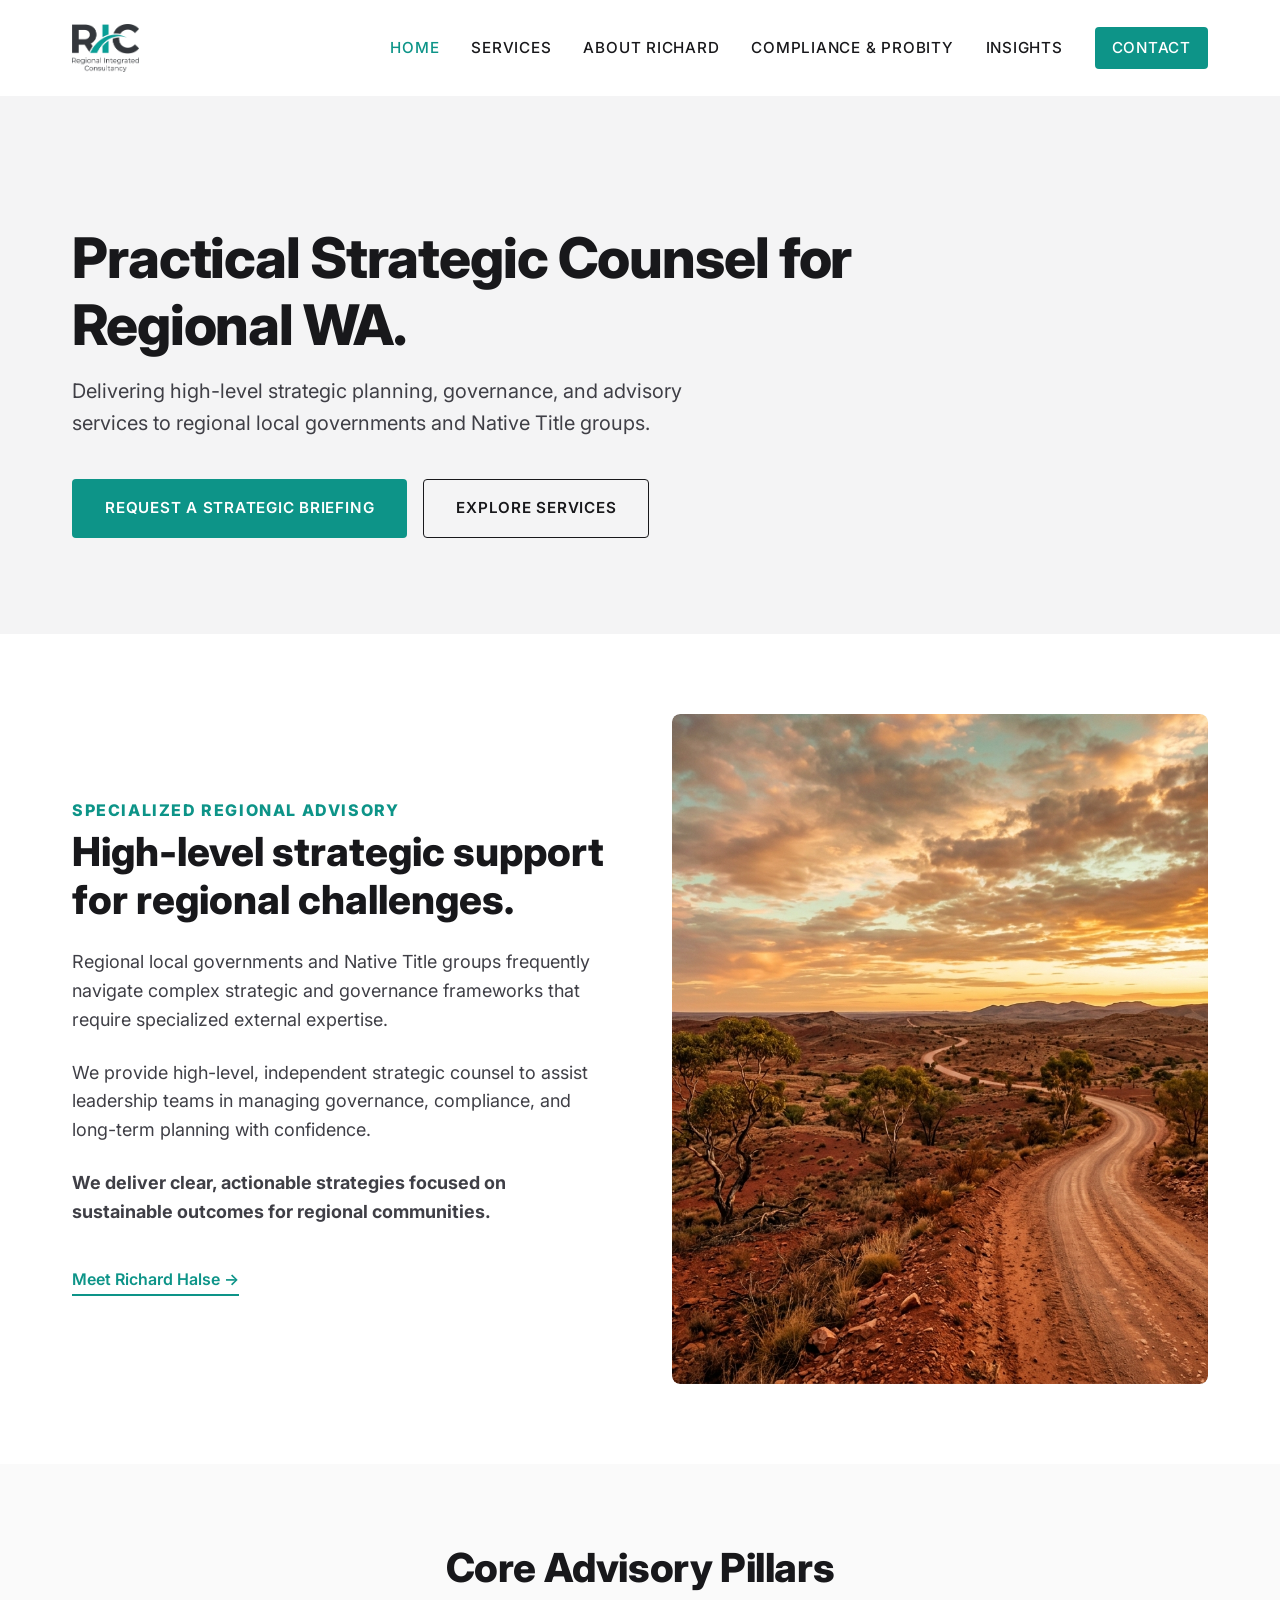
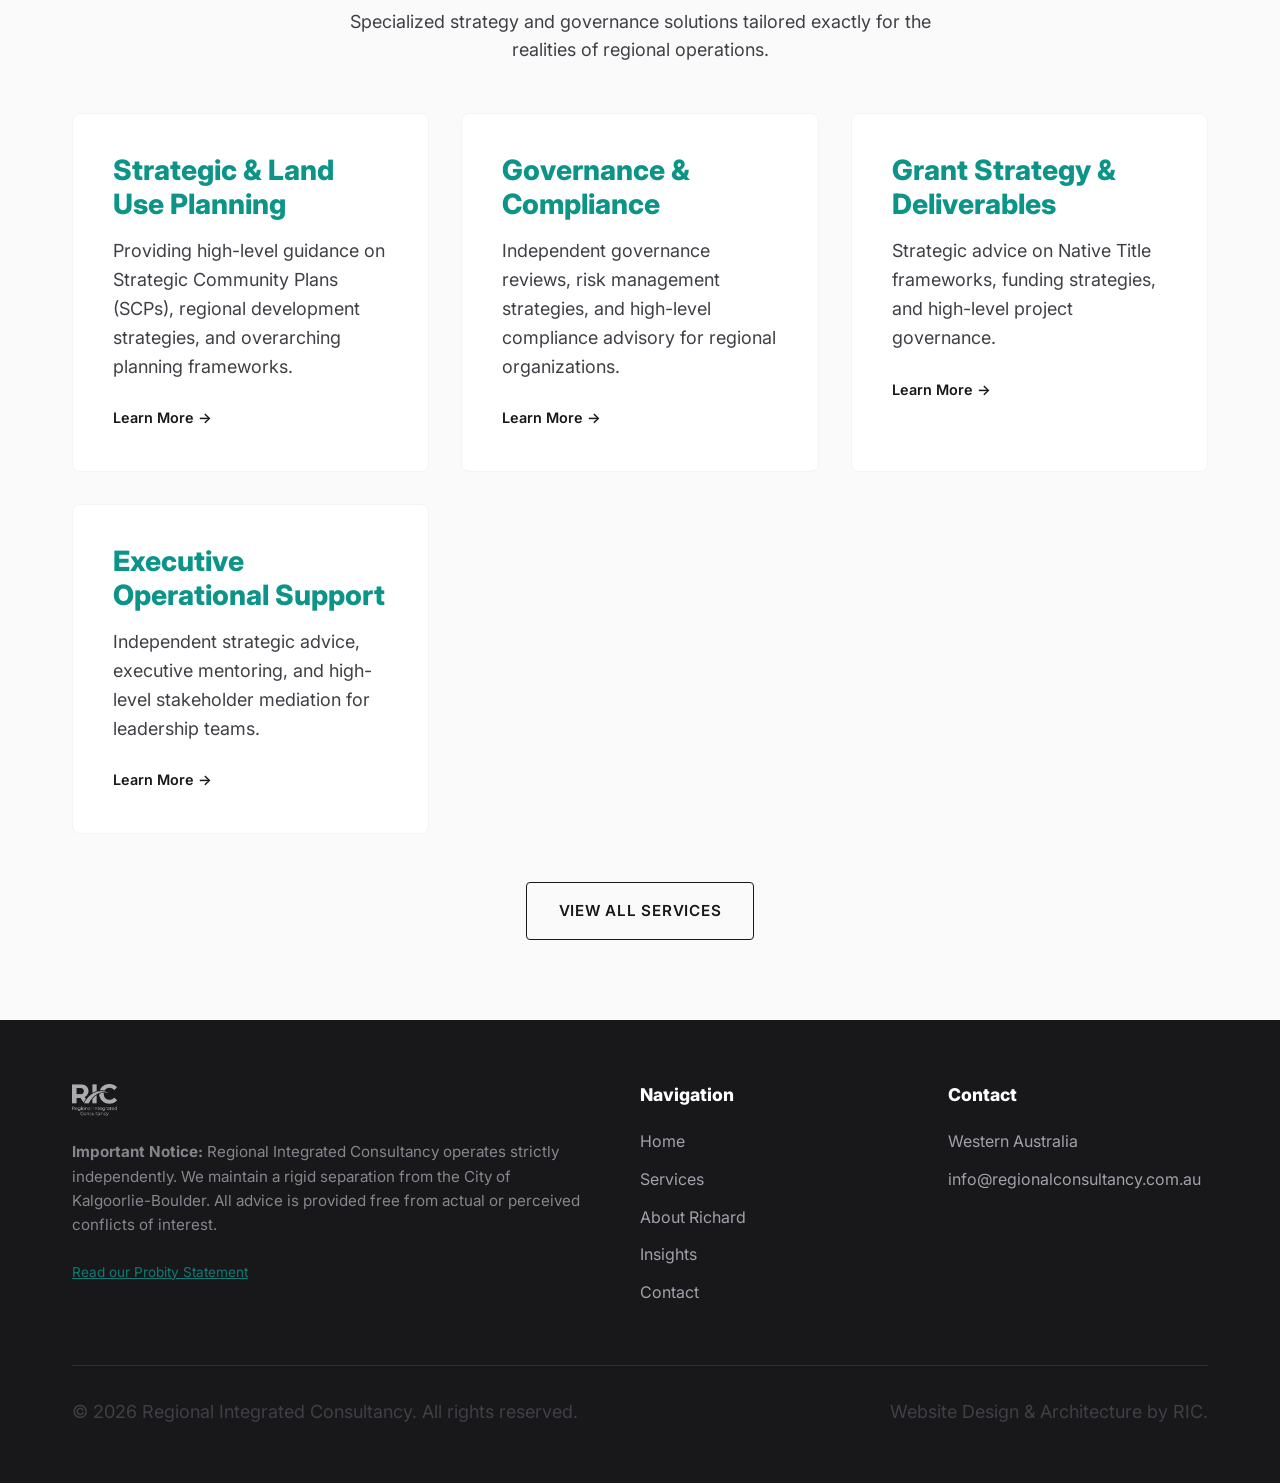
<file: index.html>
<!DOCTYPE html>
<html lang="en">
<head>
    <meta charset="UTF-8">
    <meta name="viewport" content="width=device-width, initial-scale=1.0">
    <title>Regional Integrated Consultancy | Strategic Advisory</title>
    <meta name="description" content="Practical Strategic Counsel for Regional WA. Expert local government advisory, governance, and grant strategy.">

    <!-- Open Graph -->
    <meta property="og:title" content="Regional Integrated Consultancy | Strategic Advisory">
    <meta property="og:description" content="Practical Strategic Counsel for Regional WA. Expert local government advisory, governance, and grant strategy.">
    <meta property="og:type" content="website">
    <meta property="og:image" content="assets/images/logo_horizontal.png">

    <!-- Google Fonts -->
    <link rel="preconnect" href="https://fonts.googleapis.com">
    <link rel="preconnect" href="https://fonts.gstatic.com" crossorigin>
    <link href="https://fonts.googleapis.com/css2?family=Inter:wght@300;400;500;600;700;800;900&display=swap" rel="stylesheet">

    <!-- CSS & Favicon -->
    <link rel="stylesheet" href="css/style.css">
    <link rel="icon" href="assets/images/favicon.png" type="image/png">
</head>
<body>

    <!-- Header & Navigation -->
    <header>
        <div class="container nav-container">
            <a href="index.html" class="logo">
                <img src="assets/images/logo_horizontal.png" alt="Regional Integrated Consultancy Logo">
            </a>

            <button class="mobile-menu-btn" aria-label="Toggle Menu" aria-expanded="false">
                <svg viewBox="0 0 24 24"><line x1="3" y1="6" x2="21" y2="6"/><line x1="3" y1="12" x2="21" y2="12"/><line x1="3" y1="18" x2="21" y2="18"/></svg>
            </button>

            <nav class="nav-links">
                <a href="index.html" class="nav-active">Home</a>
                <a href="services.html">Services</a>
                <a href="about.html">About Richard</a>
                <a href="compliance.html">Compliance &amp; Probity</a>
                <a href="insights.html">Insights</a>
                <a href="contact.html" class="btn btn-primary nav-contact-btn">Contact</a>
            </nav>
        </div>
    </header>

    <!-- Hero Section -->
    <section class="hero">
        <div class="container">
            <div class="hero-content">
                <h1>Practical Strategic Counsel for Regional WA.</h1>
                <p>Delivering high-level strategic planning, governance, and advisory services to regional local governments and Native Title groups.</p>
                <div class="hero-buttons">
                    <a href="contact.html" class="btn btn-primary">Request a Strategic Briefing</a>
                    <a href="services.html" class="btn btn-secondary">Explore Services</a>
                </div>
            </div>
        </div>
    </section>

    <!-- The "Why Us?" Section -->
    <main>
    <section id="why-us">
        <div class="container split-section">
            <div>
                <h2 class="dual-perspective-label">Specialized Regional Advisory</h2>
                <h3 class="dual-perspective-heading">High-level strategic support for regional challenges.</h3>
                <p>Regional local governments and Native Title groups frequently navigate complex strategic and governance frameworks that require specialized external expertise.</p>
                <p>We provide high-level, independent strategic counsel to assist leadership teams in managing governance, compliance, and long-term planning with confidence.</p>
                <p><strong>We deliver clear, actionable strategies focused on sustainable outcomes for regional communities.</strong></p>
                <a href="about.html" class="meet-link">Meet Richard Halse →</a>
            </div>
            <div>
                <div class="image-placeholder image-placeholder--landscape">
                    <img src="assets/images/regional_landscape.png" alt="Regional Western Australia landscape">
                </div>
            </div>
        </div>
    </section>

    <!-- Service Pillars Section -->
    <section id="services" class="services-section">
        <div class="container">
            <div class="services-header">
                <h2>Core Advisory Pillars</h2>
                <p>Specialized strategy and governance solutions tailored exactly for the realities of regional operations.</p>
            </div>

            <div class="pillars-grid">
                <!-- Pillar 1 -->
                <a href="services.html#planning" class="pillar-card">
                    <h3>Strategic &amp; Land Use Planning</h3>
                    <p>Providing high-level guidance on Strategic Community Plans (SCPs), regional development strategies, and overarching planning frameworks.</p>
                    <span class="pillar-card-link">Learn More →</span>
                </a>

                <!-- Pillar 2 -->
                <a href="services.html#governance" class="pillar-card">
                    <h3>Governance &amp; Compliance</h3>
                    <p>Independent governance reviews, risk management strategies, and high-level compliance advisory for regional organizations.</p>
                    <span class="pillar-card-link">Learn More →</span>
                </a>

                <!-- Pillar 3 -->
                <a href="services.html#grants" class="pillar-card">
                    <h3>Grant Strategy &amp; Deliverables</h3>
                    <p>Strategic advice on Native Title frameworks, funding strategies, and high-level project governance.</p>
                    <span class="pillar-card-link">Learn More →</span>
                </a>

                <!-- Pillar 4 -->
                <a href="services.html#executive" class="pillar-card">
                    <h3>Executive Operational Support</h3>
                    <p>Independent strategic advice, executive mentoring, and high-level stakeholder mediation for leadership teams.</p>
                    <span class="pillar-card-link">Learn More →</span>
                </a>
            </div>

            <div class="services-cta">
                <a href="services.html" class="btn btn-secondary">View All Services</a>
            </div>
        </div>
    </section>
    </main>

    <!-- Footer -->
    <footer>
        <div class="container">
            <div class="footer-grid">
                <div class="disclaimer">
                    <img src="assets/images/logo_horizontal.png" alt="RIC Logo" class="footer-logo">
                    <p>
                        <strong>Important Notice:</strong> Regional Integrated Consultancy operates strictly independently. We maintain a rigid separation from the City of Kalgoorlie-Boulder. All advice is provided free from actual or perceived conflicts of interest.
                    </p>
                    <a href="compliance.html" class="probity-link">Read our Probity Statement</a>
                </div>

                <div class="footer-nav">
                    <h4 class="footer-heading">Navigation</h4>
                    <ul>
                        <li><a href="index.html">Home</a></li>
                        <li><a href="services.html">Services</a></li>
                        <li><a href="about.html">About Richard</a></li>
                        <li><a href="insights.html">Insights</a></li>
                        <li><a href="contact.html">Contact</a></li>
                    </ul>
                </div>

                <div class="footer-nav">
                    <h4 class="footer-heading">Contact</h4>
                    <ul>
                        <li class="footer-location">Western Australia</li>
                        <li><a href="mailto:info@regionalconsultancy.com.au">info@regionalconsultancy.com.au</a></li>
                    </ul>
                </div>
            </div>

            <div class="footer-bottom">
                <p>&copy; 2026 Regional Integrated Consultancy. All rights reserved.</p>
                <p>Website Design &amp; Architecture by RIC.</p>
            </div>
        </div>
    </footer>

    <script src="js/main.js"></script>
</body>
</html>
</file>
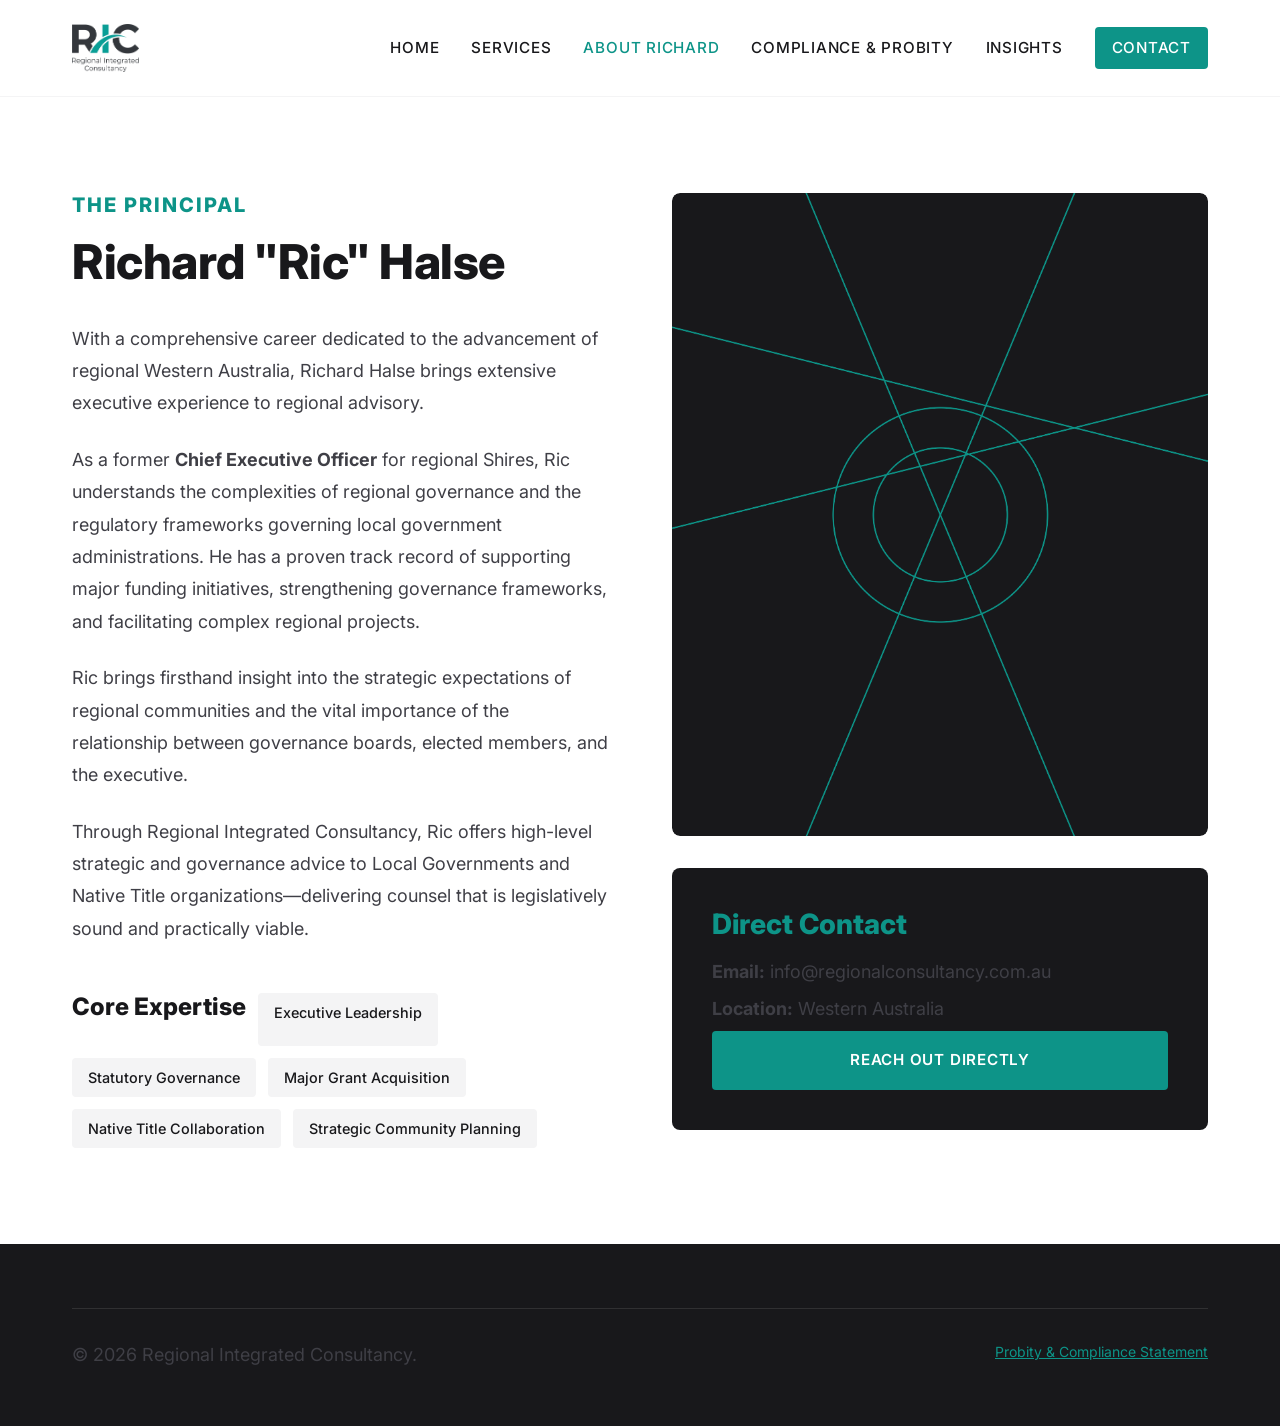
<file: about.html>
<!DOCTYPE html>
<html lang="en">
<head>
    <meta charset="UTF-8">
    <meta name="viewport" content="width=device-width, initial-scale=1.0">
    <title>About Richard Halse | Regional Integrated Consultancy</title>
    <meta name="description" content="Richard Halse delivers high-level strategic and governance advisory for regional WA Local Governments and Native Title groups.">

    <!-- Open Graph -->
    <meta property="og:title" content="About Richard Halse | Regional Integrated Consultancy">
    <meta property="og:description" content="Richard Halse delivers high-level strategic and governance advisory for regional WA Local Governments and Native Title groups.">
    <meta property="og:type" content="profile">
    <meta property="og:image" content="assets/images/logo_horizontal.png">

    <link rel="preconnect" href="https://fonts.googleapis.com">
    <link rel="preconnect" href="https://fonts.gstatic.com" crossorigin>
    <link href="https://fonts.googleapis.com/css2?family=Inter:wght@300;400;500;600;700;800;900&display=swap" rel="stylesheet">
    <link rel="stylesheet" href="css/style.css">
    <link rel="icon" href="assets/images/favicon.png" type="image/png">
</head>
<body>
    <header>
        <div class="container nav-container">
            <a href="index.html" class="logo">
                <img src="assets/images/logo_horizontal.png" alt="RIC Logo">
            </a>
            <button class="mobile-menu-btn" aria-label="Toggle Menu" aria-expanded="false">
                <svg viewBox="0 0 24 24"><line x1="3" y1="6" x2="21" y2="6"/><line x1="3" y1="12" x2="21" y2="12"/><line x1="3" y1="18" x2="21" y2="18"/></svg>
            </button>
            <nav class="nav-links">
                <a href="index.html">Home</a>
                <a href="services.html">Services</a>
                <a href="about.html" class="nav-active">About Richard</a>
                <a href="compliance.html">Compliance &amp; Probity</a>
                <a href="insights.html">Insights</a>
                <a href="contact.html" class="btn btn-primary nav-contact-btn">Contact</a>
            </nav>
        </div>
    </header>

    <main class="container page-content--about">
        <div class="split-section split-section--top">
            <div>
                <h1 class="about-label">The Principal</h1>
                <h2 class="about-name">Richard "Ric" Halse</h2>
                <div class="about-body">
                    <p>With a comprehensive career dedicated to the advancement of regional Western Australia, Richard Halse brings extensive executive experience to regional advisory.</p>

                    <p>As a former <strong>Chief Executive Officer</strong> for regional Shires, Ric understands the complexities of regional governance and the regulatory frameworks governing local government administrations. He has a proven track record of supporting major funding initiatives, strengthening governance frameworks, and facilitating complex regional projects.</p>

                    <p>Ric brings firsthand insight into the strategic expectations of regional communities and the vital importance of the relationship between governance boards, elected members, and the executive.</p>

                    <p>Through Regional Integrated Consultancy, Ric offers high-level strategic and governance advice to Local Governments and Native Title organizations—delivering counsel that is legislatively sound and practically viable.</p>
                </div>

                <div class="expertise-tags">
                    <h3 class="expertise-heading">Core Expertise</h3>
                    <span class="tag">Executive Leadership</span>
                    <span class="tag">Statutory Governance</span>
                    <span class="tag">Major Grant Acquisition</span>
                    <span class="tag">Native Title Collaboration</span>
                    <span class="tag">Strategic Community Planning</span>
                </div>
            </div>

            <div class="sidebar-sticky">
                <div class="image-placeholder image-placeholder--portrait">
                    <img src="assets/images/about_portrait.png" alt="Richard Halse — Principal Consultant">
                </div>
                <div class="contact-card">
                    <h3>Direct Contact</h3>
                    <p><strong>Email:</strong> info@regionalconsultancy.com.au</p>
                    <p><strong>Location:</strong> Western Australia</p>
                    <a href="contact.html" class="btn btn-primary">Reach Out Directly</a>
                </div>
            </div>
        </div>
    </main>

    <footer>
        <div class="container">
            <div class="footer-bottom">
                <p>&copy; 2026 Regional Integrated Consultancy.</p>
                <a href="compliance.html" class="probity-link">Probity &amp; Compliance Statement</a>
            </div>
        </div>
    </footer>
    <script src="js/main.js"></script>
</body>
</html>
</file>
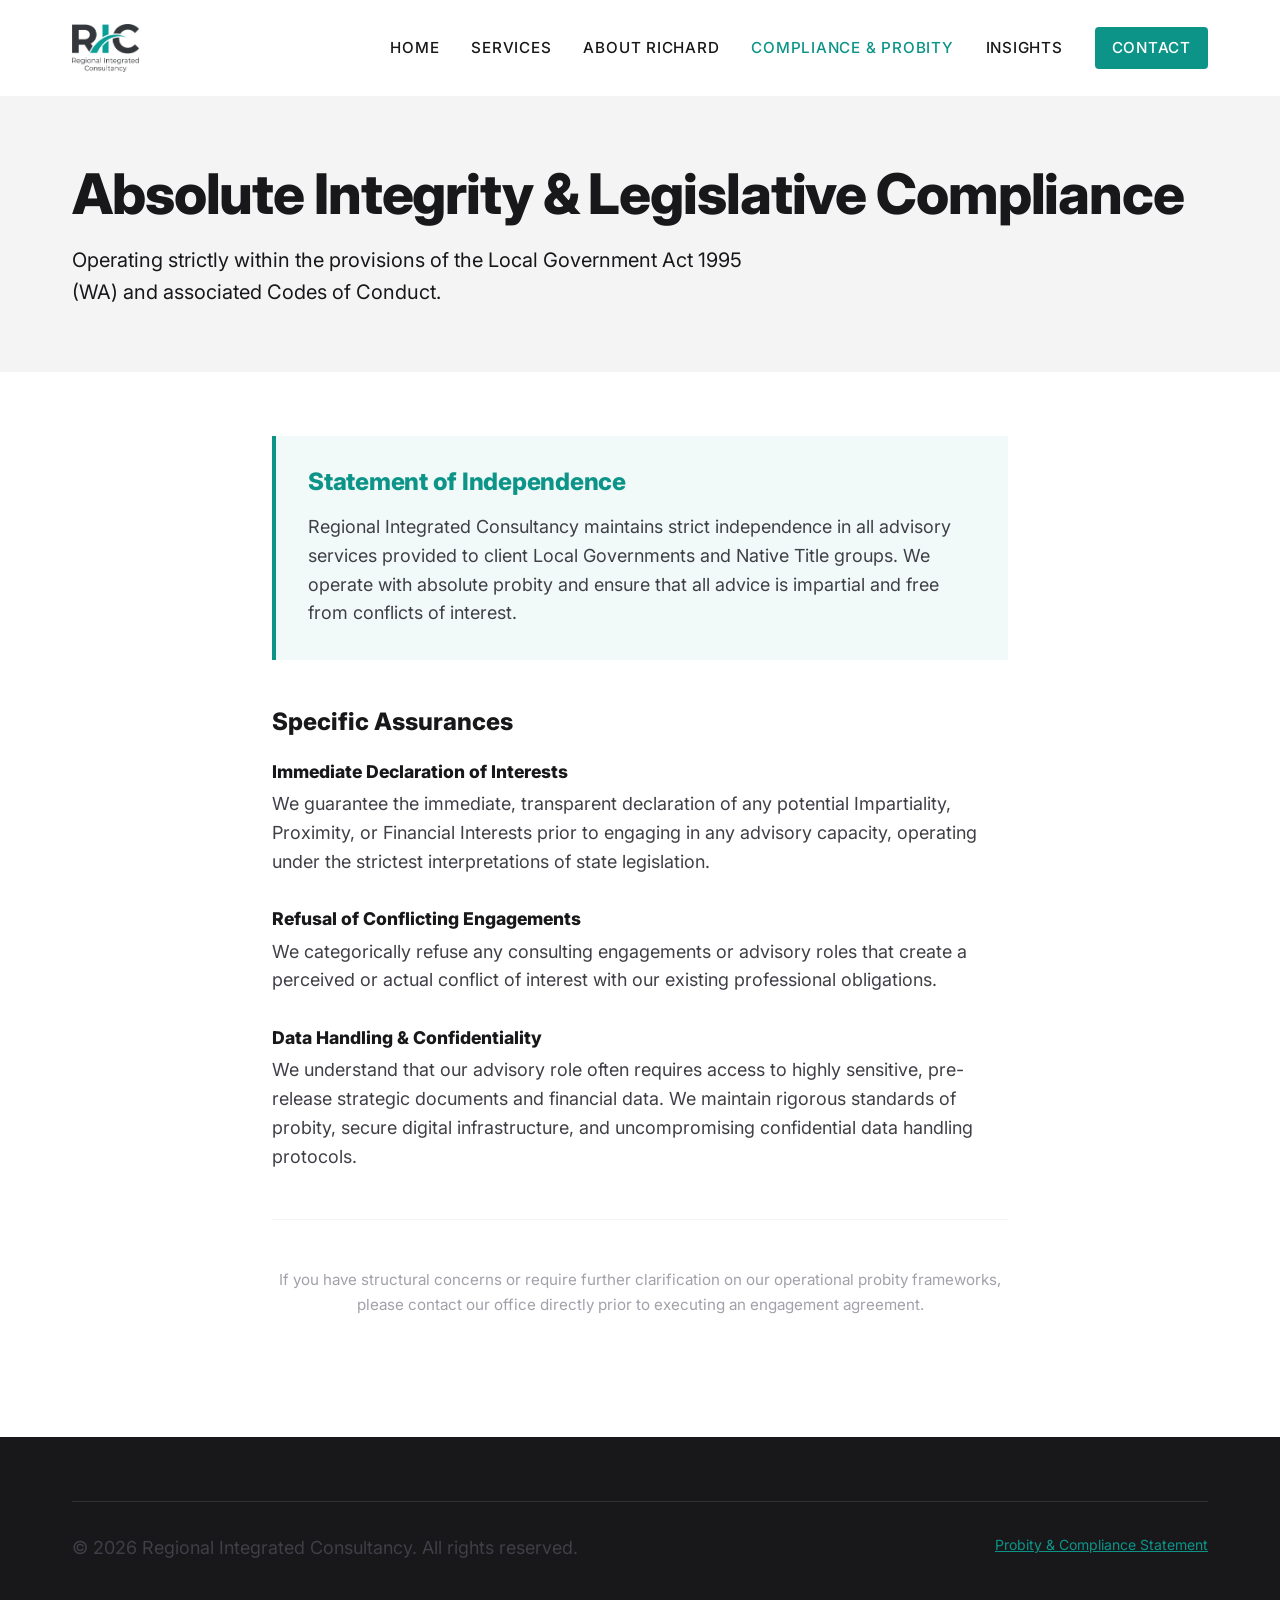
<file: compliance.html>
<!DOCTYPE html>
<html lang="en">
<head>
    <meta charset="UTF-8">
    <meta name="viewport" content="width=device-width, initial-scale=1.0">
    <title>Compliance &amp; Probity | Regional Integrated Consultancy</title>
    <meta name="description" content="Our commitment to absolute integrity, legislative compliance, and a rigid separation of duties under the Local Government Act 1995 (WA).">

    <!-- Open Graph -->
    <meta property="og:title" content="Compliance & Probity | Regional Integrated Consultancy">
    <meta property="og:description" content="Our commitment to absolute integrity, legislative compliance, and a rigid separation of duties under the Local Government Act 1995 (WA).">
    <meta property="og:type" content="website">
    <meta property="og:image" content="assets/images/logo_horizontal.png">

    <link rel="preconnect" href="https://fonts.googleapis.com">
    <link rel="preconnect" href="https://fonts.gstatic.com" crossorigin>
    <link href="https://fonts.googleapis.com/css2?family=Inter:wght@300;400;500;600;700;800;900&display=swap" rel="stylesheet">
    <link rel="stylesheet" href="css/style.css">
    <link rel="icon" href="assets/images/favicon.png" type="image/png">
</head>
<body>
    <header>
        <div class="container nav-container">
            <a href="index.html" class="logo">
                <img src="assets/images/logo_horizontal.png" alt="RIC Logo">
            </a>
            <button class="mobile-menu-btn" aria-label="Toggle Menu" aria-expanded="false">
                <svg viewBox="0 0 24 24"><line x1="3" y1="6" x2="21" y2="6"/><line x1="3" y1="12" x2="21" y2="12"/><line x1="3" y1="18" x2="21" y2="18"/></svg>
            </button>
            <nav class="nav-links">
                <a href="index.html">Home</a>
                <a href="services.html">Services</a>
                <a href="about.html">About Richard</a>
                <a href="compliance.html" class="nav-active">Compliance &amp; Probity</a>
                <a href="insights.html">Insights</a>
                <a href="contact.html" class="btn btn-primary nav-contact-btn">Contact</a>
            </nav>
        </div>
    </header>

    <div class="section-header section-header--light">
        <div class="container">
            <h1>Absolute Integrity &amp; Legislative Compliance</h1>
            <p>Operating strictly within the provisions of the Local Government Act 1995 (WA) and associated Codes of Conduct.</p>
        </div>
    </div>

    <main class="container page-content page-content--narrow">

        <div class="callout-box">
            <h2>Statement of Independence</h2>
            <p>Regional Integrated Consultancy maintains strict independence in all advisory services provided to client Local Governments and Native Title groups. We operate with absolute probity and ensure that all advice is impartial and free from conflicts of interest.</p>
        </div>

        <h3 class="assurance-heading">Specific Assurances</h3>

        <div class="assurance-block">
            <h4>Immediate Declaration of Interests</h4>
            <p>We guarantee the immediate, transparent declaration of any potential Impartiality, Proximity, or Financial Interests prior to engaging in any advisory capacity, operating under the strictest interpretations of state legislation.</p>
        </div>

        <div class="assurance-block">
            <h4>Refusal of Conflicting Engagements</h4>
            <p>We categorically refuse any consulting engagements or advisory roles that create a perceived or actual conflict of interest with our existing professional obligations.</p>
        </div>

        <div class="assurance-block">
            <h4>Data Handling &amp; Confidentiality</h4>
            <p>We understand that our advisory role often requires access to highly sensitive, pre-release strategic documents and financial data. We maintain rigorous standards of probity, secure digital infrastructure, and uncompromising confidential data handling protocols.</p>
        </div>

        <hr class="divider">

        <p class="closing-note">
            If you have structural concerns or require further clarification on our operational probity frameworks, please contact our office directly prior to executing an engagement agreement.
        </p>
    </main>

    <footer>
        <div class="container">
            <div class="footer-bottom">
                <p>&copy; 2026 Regional Integrated Consultancy. All rights reserved.</p>
                <a href="compliance.html" class="probity-link">Probity &amp; Compliance Statement</a>
            </div>
        </div>
    </footer>
    <script src="js/main.js"></script>
</body>
</html>
</file>
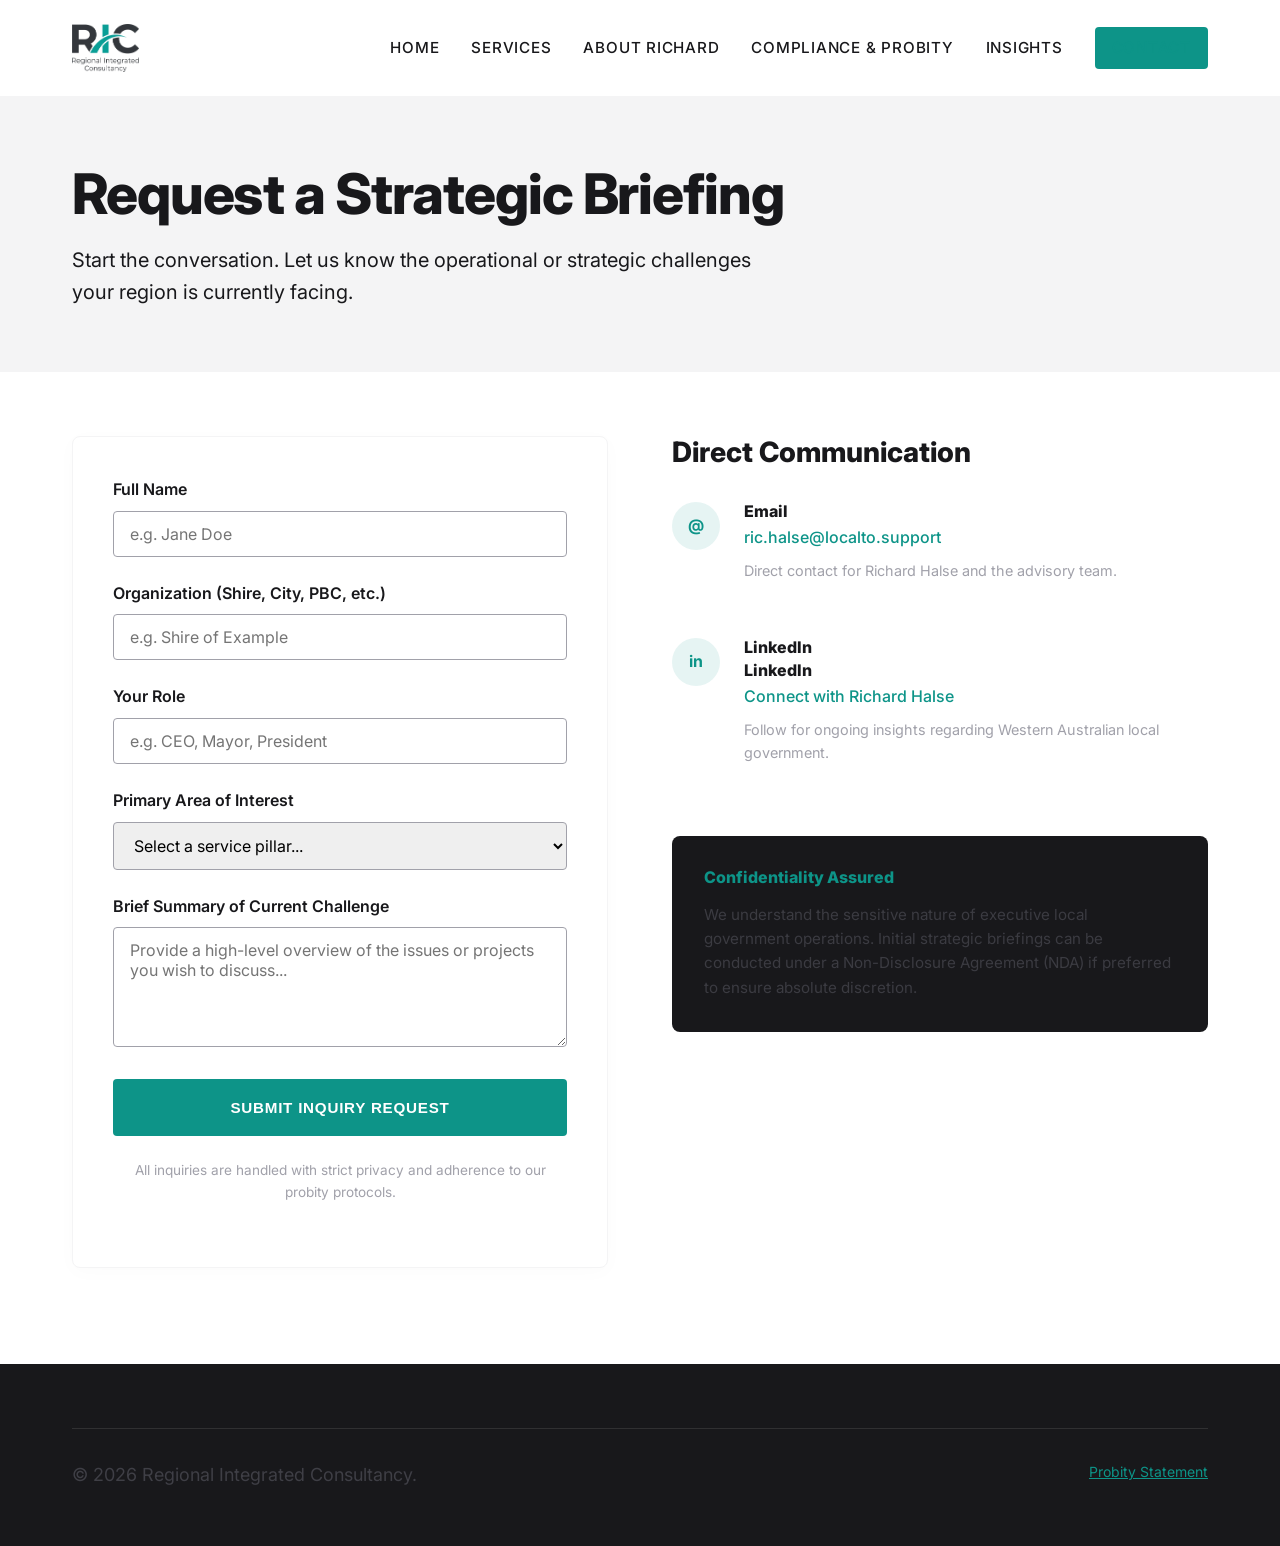
<file: contact.html>
<!DOCTYPE html>
<html lang="en">
<head>
    <meta charset="UTF-8">
    <meta name="viewport" content="width=device-width, initial-scale=1.0">
    <title>Contact Us | Regional Integrated Consultancy</title>
    <meta name="description" content="Request a strategic briefing with Richard Halse. Let us know the challenges facing your regional council or Native Title organisation.">

    <!-- Open Graph -->
    <meta property="og:title" content="Contact Us | Regional Integrated Consultancy">
    <meta property="og:description" content="Request a strategic briefing with Richard Halse. Let us know the challenges facing your regional council or Native Title organisation.">
    <meta property="og:type" content="website">
    <meta property="og:image" content="assets/images/logo_horizontal.png">

    <link rel="preconnect" href="https://fonts.googleapis.com">
    <link rel="preconnect" href="https://fonts.gstatic.com" crossorigin>
    <link href="https://fonts.googleapis.com/css2?family=Inter:wght@300;400;500;600;700;800;900&display=swap" rel="stylesheet">
    <link rel="stylesheet" href="css/style.css">
    <link rel="icon" href="assets/images/favicon.png" type="image/png">
</head>
<body>
    <header>
        <div class="container nav-container">
            <a href="index.html" class="logo">
                <img src="assets/images/logo_horizontal.png" alt="RIC Logo">
            </a>
            <button class="mobile-menu-btn" aria-label="Toggle Menu" aria-expanded="false">
                <svg viewBox="0 0 24 24"><line x1="3" y1="6" x2="21" y2="6"/><line x1="3" y1="12" x2="21" y2="12"/><line x1="3" y1="18" x2="21" y2="18"/></svg>
            </button>
            <nav class="nav-links">
                <a href="index.html">Home</a>
                <a href="services.html">Services</a>
                <a href="about.html">About Richard</a>
                <a href="compliance.html">Compliance &amp; Probity</a>
                <a href="insights.html">Insights</a>
                <a href="contact.html" class="btn btn-primary nav-contact-btn nav-active">Contact</a>
            </nav>
        </div>
    </header>

    <div class="section-header section-header--light">
        <div class="container">
            <h1>Request a Strategic Briefing</h1>
            <p>Start the conversation. Let us know the operational or strategic challenges your region is currently facing.</p>
        </div>
    </div>

    <main class="container page-content">
        <div class="contact-grid">

            <!-- Contact Form -->
            <div>
                <form id="contact-form" class="contact-form">
                    <div class="form-group">
                        <label for="name">Full Name</label>
                        <input type="text" id="name" name="name" class="form-control" required placeholder="e.g. Jane Doe">
                    </div>

                    <div class="form-group">
                        <label for="org">Organization (Shire, City, PBC, etc.)</label>
                        <input type="text" id="org" name="org" class="form-control" required placeholder="e.g. Shire of Example">
                    </div>

                    <div class="form-group">
                        <label for="role">Your Role</label>
                        <input type="text" id="role" name="role" class="form-control" required placeholder="e.g. CEO, Mayor, President">
                    </div>

                    <div class="form-group">
                        <label for="interest">Primary Area of Interest</label>
                        <select id="interest" name="interest" class="form-control" required>
                            <option value="" disabled selected>Select a service pillar...</option>
                            <option value="planning">Strategic &amp; Land Use Planning</option>
                            <option value="governance">Governance &amp; Administration Counsel</option>
                            <option value="grants">Grant Strategy &amp; Project Delivery</option>
                            <option value="executive">Executive Operational Support</option>
                            <option value="other">Other Inquiry</option>
                        </select>
                    </div>

                    <div class="form-group">
                        <label for="summary">Brief Summary of Current Challenge</label>
                        <textarea id="summary" name="summary" class="form-control" required placeholder="Provide a high-level overview of the issues or projects you wish to discuss..."></textarea>
                    </div>

                    <button type="submit" class="btn btn-primary btn-block">Submit Inquiry Request</button>
                    <p class="form-disclaimer">All inquiries are handled with strict privacy and adherence to our probity protocols.</p>
                </form>
            </div>

            <!-- Direct Contact Info -->
            <div>
                <h3 class="contact-heading">Direct Communication</h3>

                <div class="contact-info-item">
                    <div class="contact-icon">@</div>
                    <div>
                        <h4>Email</h4>
                        <a href="mailto:ric.halse@localto.support">ric.halse@localto.support</a>
                        <p class="detail">Direct contact for Richard Halse and the advisory team.</p>
                    </div>
                </div>

                <div class="contact-info-item">
                    <div class="contact-icon">in</div>
                    <div>
                        <h4>LinkedIn</h4>
                        <h4>LinkedIn</h4>
                        <a href="https://linkedin.com/in/richardhalse" target="_blank" rel="noopener noreferrer">Connect with Richard Halse</a>
                        <p class="detail">Follow for ongoing insights regarding Western Australian local government.</p>
                    </div>
                </div>

                <div class="confidentiality-box">
                    <h4>Confidentiality Assured</h4>
                    <p>We understand the sensitive nature of executive local government operations. Initial strategic briefings can be conducted under a Non-Disclosure Agreement (NDA) if preferred to ensure absolute discretion.</p>
                </div>
            </div>

        </div>
    </main>

    <footer>
        <div class="container">
            <div class="footer-bottom">
                <p>&copy; 2026 Regional Integrated Consultancy.</p>
                <a href="compliance.html" class="probity-link">Probity Statement</a>
            </div>
        </div>
    </footer>
    <script src="js/main.js"></script>
</body>
</html>
</file>
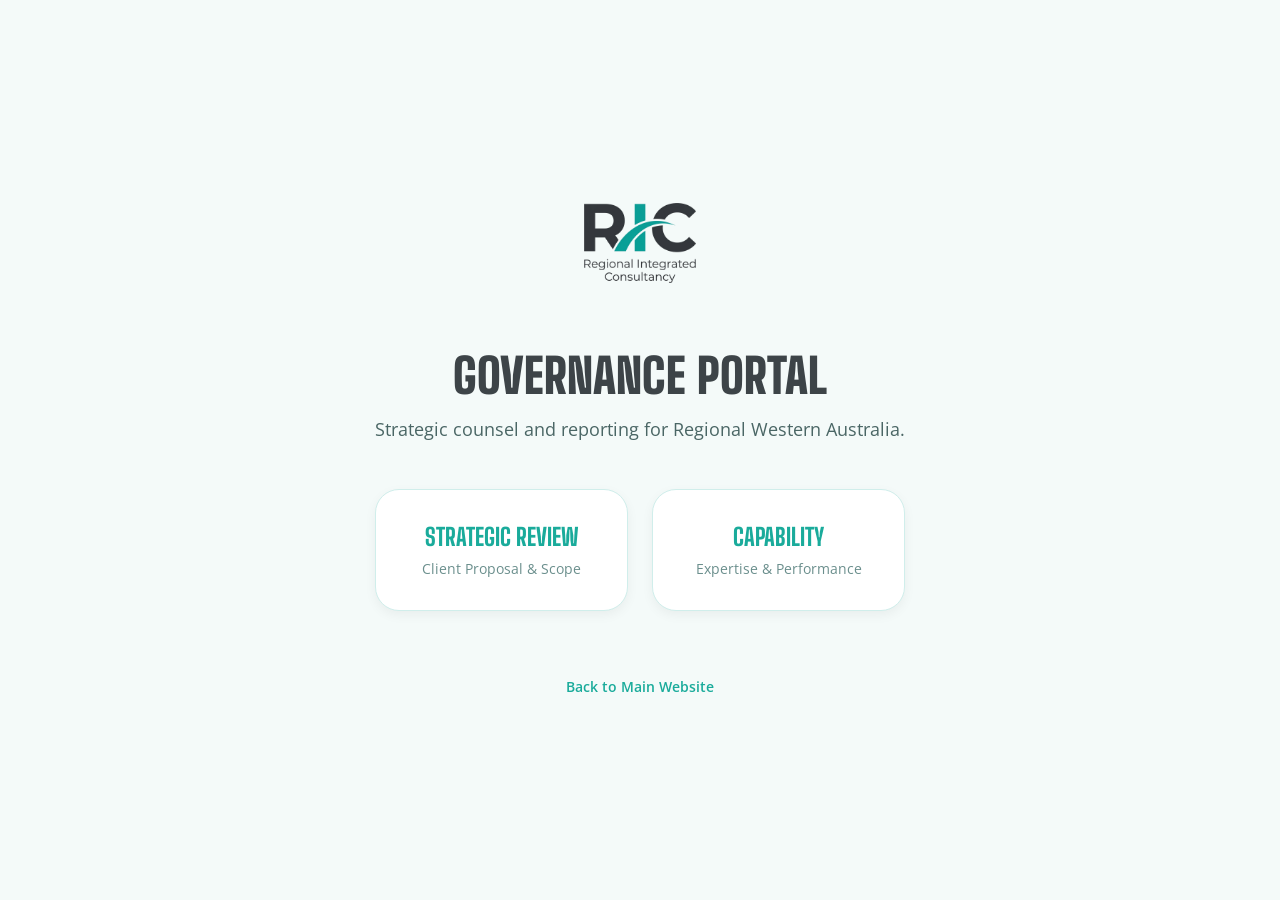
<file: documents.html>
<!DOCTYPE html>
<html lang="en">
<head>
    <meta charset="UTF-8">
    <meta name="viewport" content="width=device-width, initial-scale=1.0">
    <title>RIC Portal | Regional Integrated Consultancy</title>
    <link href="https://fonts.googleapis.com/css2?family=Big+Shoulders+Display:wght@100..900&family=Open+Sans:wght@400;600&display=swap" rel="stylesheet">
    <style>
        :root {
            --teal: #1aab9b;
            --charcoal: #3d4448;
            --bg: #f4faf9;
        }
        body {
            font-family: 'Open Sans', sans-serif;
            background-color: var(--bg);
            color: var(--charcoal);
            margin: 0;
            display: flex;
            align-items: center;
            justify-content: center;
            min-height: 100vh;
        }
        .container {
            text-align: center;
            max-width: 600px;
            padding: 2rem;
        }
        img.logo {
            height: 80px;
            margin-bottom: 2rem;
        }
        h1 {
            font-family: 'Big Shoulders Display', sans-serif;
            font-weight: 900;
            font-size: 3rem;
            text-transform: uppercase;
            margin-bottom: 1rem;
            line-height: 1;
        }
        p {
            font-size: 1.1rem;
            color: #4a6665;
            margin-bottom: 3rem;
        }
        .links {
            display: grid;
            grid-template-columns: 1fr 1fr;
            gap: 1.5rem;
        }
        .link-card {
            background: white;
            padding: 2rem;
            border-radius: 1.5rem;
            border: 1px solid #d0eeeb;
            text-decoration: none;
            color: var(--charcoal);
            transition: all 0.2s;
            box-shadow: 0 4px 12px rgba(0,0,0,0.05);
        }
        .link-card:hover {
            transform: translateY(-5px);
            box-shadow: 0 10px 25px rgba(26,171,155,0.2);
            border-color: var(--teal);
        }
        .link-card h2 {
            font-family: 'Big Shoulders Display', sans-serif;
            font-weight: 800;
            font-size: 1.5rem;
            text-transform: uppercase;
            margin: 0;
            color: var(--teal);
        }
        .link-card p {
            font-size: 0.9rem;
            margin: 0.5rem 0 0;
            color: #6b8f8d;
        }
        @media (max-width: 480px) {
            .links { grid-template-columns: 1fr; }
        }
    </style>
</head>
<body>
    <div class="container">
        <img src="assets/images/logo_hq_transparent.png" alt="RIC Logo" class="logo">
        <h1>Governance Portal</h1>
        <p>Strategic counsel and reporting for Regional Western Australia.</p>
        
        <div class="links">
            <a href="offer.html" class="link-card">
                <h2>Strategic Review</h2>
                <p>Client Proposal & Scope</p>
            </a>
            <a href="capability.html" class="link-card">
                <h2>Capability</h2>
                <p>Expertise & Performance</p>
            </a>
        </div>

        <div style="margin-top: 4rem;">
            <a href="index.html" style="color: var(--teal); text-decoration: none; font-weight: 600; font-size: 0.9rem;">Back to Main Website</a>
        </div>
    </div>
</body>
</html>
</file>
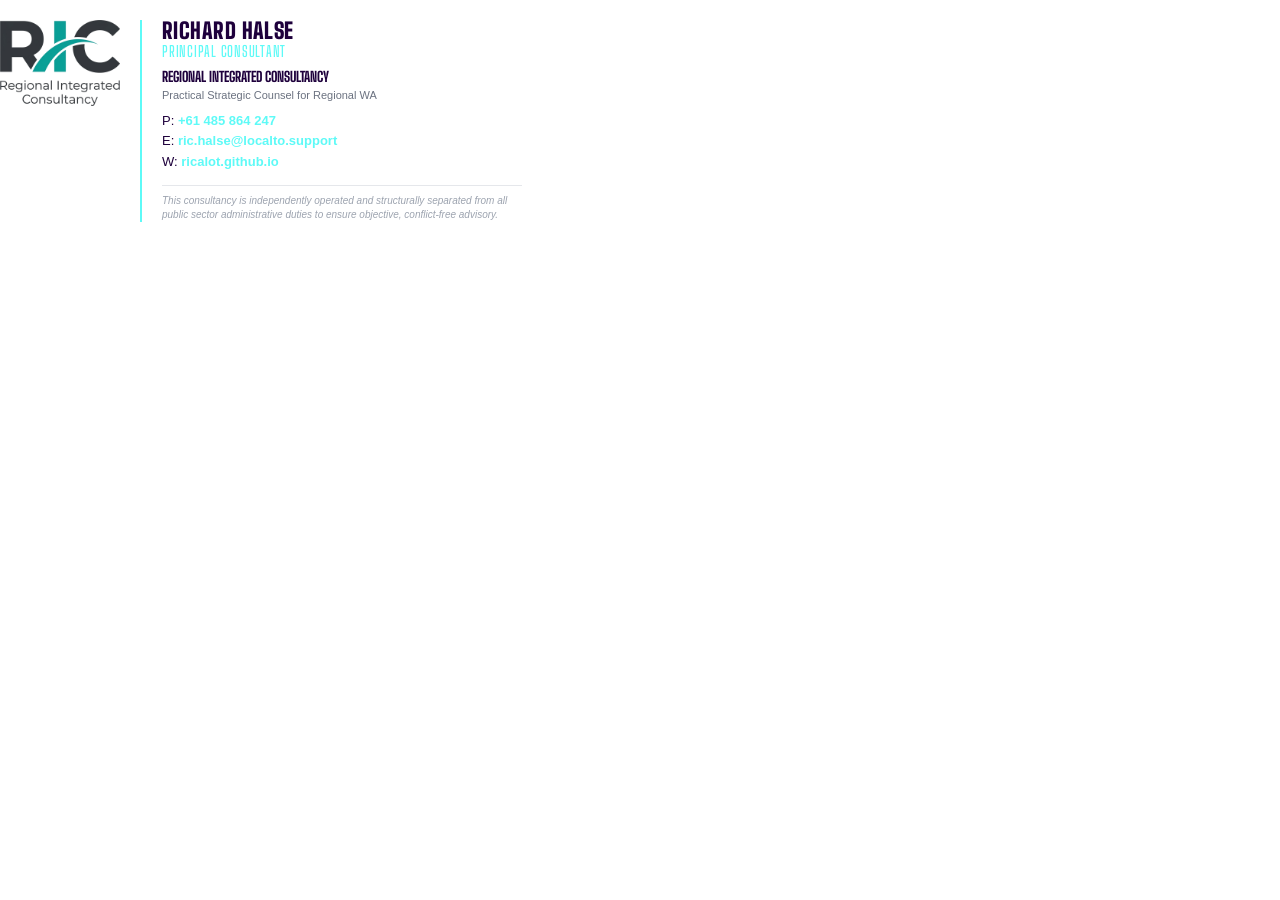
<file: email_signature.html>
<!DOCTYPE html>
<html>
<head>
<meta charset="UTF-8">
<link href="https://fonts.googleapis.com/css2?family=Big+Shoulders+Display:wght@100..900&display=swap" rel="stylesheet">
</head>
<body style="font-family: 'Big Shoulders Display', 'Arial Narrow', Arial, sans-serif; -webkit-font-smoothing: antialiased; margin: 0; padding: 0;">

<table cellpadding="0" cellspacing="0" border="0" style="margin-top: 20px; color: #1e003c;">
  <tr>
    <td valign="top" style="padding-right: 20px; border-right: 2px solid #5efaf7;">
      <a href="https://ricalot.github.io" style="text-decoration: none;">
        <img src="https://ricalot.github.io/assets/images/logo_hq_transparent.png" alt="RIC Logo" width="120" style="display: block; width: 120px; height: auto;" />
      </a>
    </td>
    <td valign="top" style="padding-left: 20px;">
      <div style="font-family: 'Big Shoulders Display', 'Arial Narrow', Arial, sans-serif;">
        <p style="margin: 0 0 2px 0; font-size: 22px; font-weight: 900; color: #1e003c; text-transform: uppercase; letter-spacing: 0.02em; line-height: 1;">
          Richard Halse
        </p>
        <p style="margin: 0 0 10px 0; font-size: 15px; font-weight: 600; color: #5efaf7; text-transform: uppercase; letter-spacing: 0.05em; line-height: 1;">
          Principal Consultant
        </p>
        <p style="margin: 0 0 8px 0; font-size: 14px; color: #1e003c; line-height: 1.2;">
          <strong style="font-weight: 800; text-transform: uppercase;">Regional Integrated Consultancy</strong><br>
          <span style="font-size: 11px; color: #6b7280; font-family: Arial, sans-serif;">Practical Strategic Counsel for Regional WA</span>
        </p>
        <p style="margin: 0; font-size: 13px; color: #1e003c; line-height: 1.6; font-family: Arial, sans-serif;">
          P: <a href="tel:+61485864247" style="color: #5efaf7; text-decoration: none; font-weight: 600;">+61 485 864 247</a><br>
          E: <a href="mailto:ric.halse@localto.support" style="color: #5efaf7; text-decoration: none; font-weight: 600;">ric.halse@localto.support</a><br>
          W: <a href="https://ricalot.github.io" style="color: #5efaf7; text-decoration: none; font-weight: 600;">ricalot.github.io</a>
        </p>
        <p style="margin: 12px 0 0 0; font-size: 10px; color: #9ca3af; max-width: 360px; line-height: 1.4; border-top: 1px solid #e5e7eb; padding-top: 8px; font-family: Arial, sans-serif;">
          <em>This consultancy is independently operated and structurally separated from all public sector administrative duties to ensure objective, conflict-free advisory.</em>
        </p>
      </div>
    </td>
  </tr>
</table>

</body>
</html>
</file>
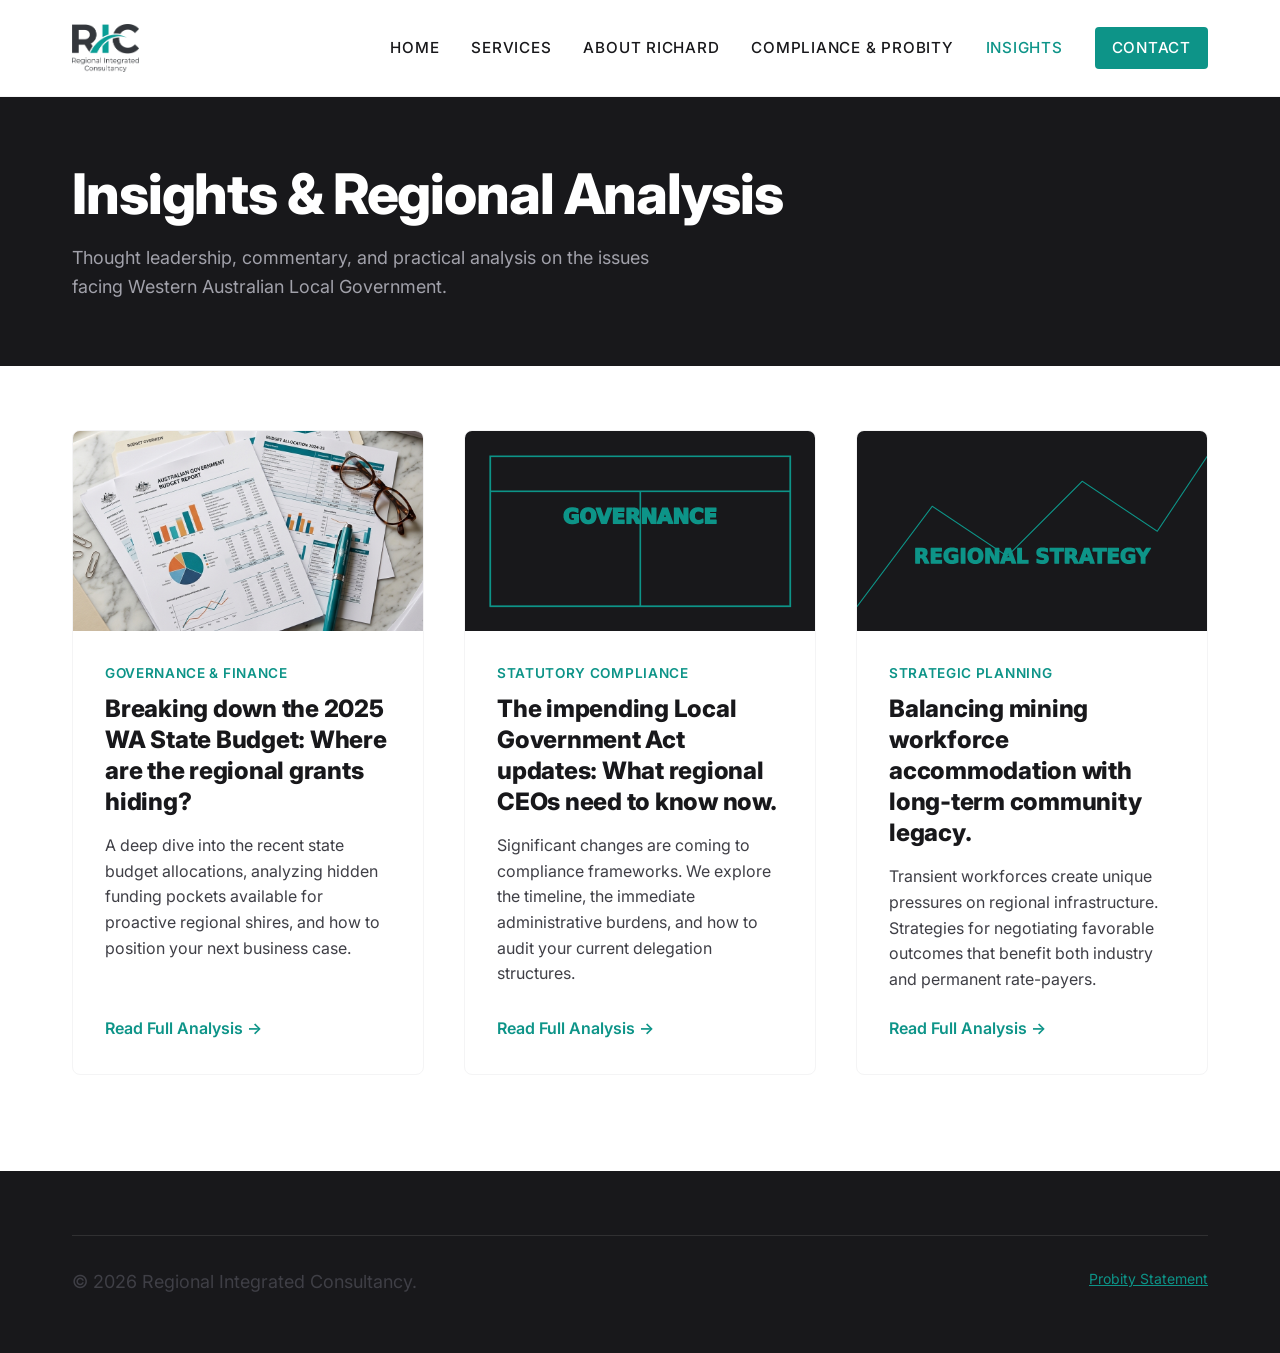
<file: insights.html>
<!DOCTYPE html>
<html lang="en">
<head>
    <meta charset="UTF-8">
    <meta name="viewport" content="width=device-width, initial-scale=1.0">
    <title>Strategic Insights | Regional Integrated Consultancy</title>
    <meta name="description" content="Thought leadership, commentary, and practical analysis on the issues facing Western Australian Local Government.">

    <!-- Open Graph -->
    <meta property="og:title" content="Strategic Insights | Regional Integrated Consultancy">
    <meta property="og:description" content="Thought leadership, commentary, and practical analysis on the issues facing Western Australian Local Government.">
    <meta property="og:type" content="website">
    <meta property="og:image" content="assets/images/logo_horizontal.png">

    <link rel="preconnect" href="https://fonts.googleapis.com">
    <link rel="preconnect" href="https://fonts.gstatic.com" crossorigin>
    <link href="https://fonts.googleapis.com/css2?family=Inter:wght@300;400;500;600;700;800;900&display=swap" rel="stylesheet">
    <link rel="stylesheet" href="css/style.css">
    <link rel="icon" href="assets/images/favicon.png" type="image/png">
</head>
<body>
    <header>
        <div class="container nav-container">
            <a href="index.html" class="logo">
                <img src="assets/images/logo_horizontal.png" alt="RIC Logo">
            </a>
            <button class="mobile-menu-btn" aria-label="Toggle Menu" aria-expanded="false">
                <svg viewBox="0 0 24 24"><line x1="3" y1="6" x2="21" y2="6"/><line x1="3" y1="12" x2="21" y2="12"/><line x1="3" y1="18" x2="21" y2="18"/></svg>
            </button>
            <nav class="nav-links">
                <a href="index.html">Home</a>
                <a href="services.html">Services</a>
                <a href="about.html">About Richard</a>
                <a href="compliance.html">Compliance &amp; Probity</a>
                <a href="insights.html" class="nav-active">Insights</a>
                <a href="contact.html" class="btn btn-primary nav-contact-btn">Contact</a>
            </nav>
        </div>
    </header>

    <div class="section-header section-header--dark">
        <div class="container">
            <h1>Insights &amp; Regional Analysis</h1>
            <p>Thought leadership, commentary, and practical analysis on the issues facing Western Australian Local Government.</p>
        </div>
    </div>

    <main class="container page-content">
        <div class="article-grid">

            <!-- Article Card 1 -->
            <article class="article-card">
                <div class="article-card__image">
                    <img src="assets/images/insight_budget.png" alt="WA State Budget analysis">
                </div>
                <div class="article-card__body">
                    <span class="article-card__category">Governance &amp; Finance</span>
                    <h2 class="article-card__title"><a href="#">Breaking down the 2025 WA State Budget: Where are the regional grants hiding?</a></h2>
                    <p class="article-card__excerpt">A deep dive into the recent state budget allocations, analyzing hidden funding pockets available for proactive regional shires, and how to position your next business case.</p>
                    <a href="#" class="article-card__link">Read Full Analysis →</a>
                </div>
            </article>

            <!-- Article Card 2 -->
            <article class="article-card">
                <div class="article-card__image">
                    <img src="assets/images/insight_compliance.png" alt="Local Government Act compliance updates">
                </div>
                <div class="article-card__body">
                    <span class="article-card__category">Statutory Compliance</span>
                    <h2 class="article-card__title"><a href="#">The impending Local Government Act updates: What regional CEOs need to know now.</a></h2>
                    <p class="article-card__excerpt">Significant changes are coming to compliance frameworks. We explore the timeline, the immediate administrative burdens, and how to audit your current delegation structures.</p>
                    <a href="#" class="article-card__link">Read Full Analysis →</a>
                </div>
            </article>

            <!-- Article Card 3 -->
            <article class="article-card">
                <div class="article-card__image">
                    <img src="assets/images/insight_mining.png" alt="Mining workforce and regional community planning">
                </div>
                <div class="article-card__body">
                    <span class="article-card__category">Strategic Planning</span>
                    <h2 class="article-card__title"><a href="#">Balancing mining workforce accommodation with long-term community legacy.</a></h2>
                    <p class="article-card__excerpt">Transient workforces create unique pressures on regional infrastructure. Strategies for negotiating favorable outcomes that benefit both industry and permanent rate-payers.</p>
                    <a href="#" class="article-card__link">Read Full Analysis →</a>
                </div>
            </article>

        </div>
    </main>

    <footer>
        <div class="container">
            <div class="footer-bottom">
                <p>&copy; 2026 Regional Integrated Consultancy.</p>
                <a href="compliance.html" class="probity-link">Probity Statement</a>
            </div>
        </div>
    </footer>
    <script src="js/main.js"></script>
</body>
</html>
</file>
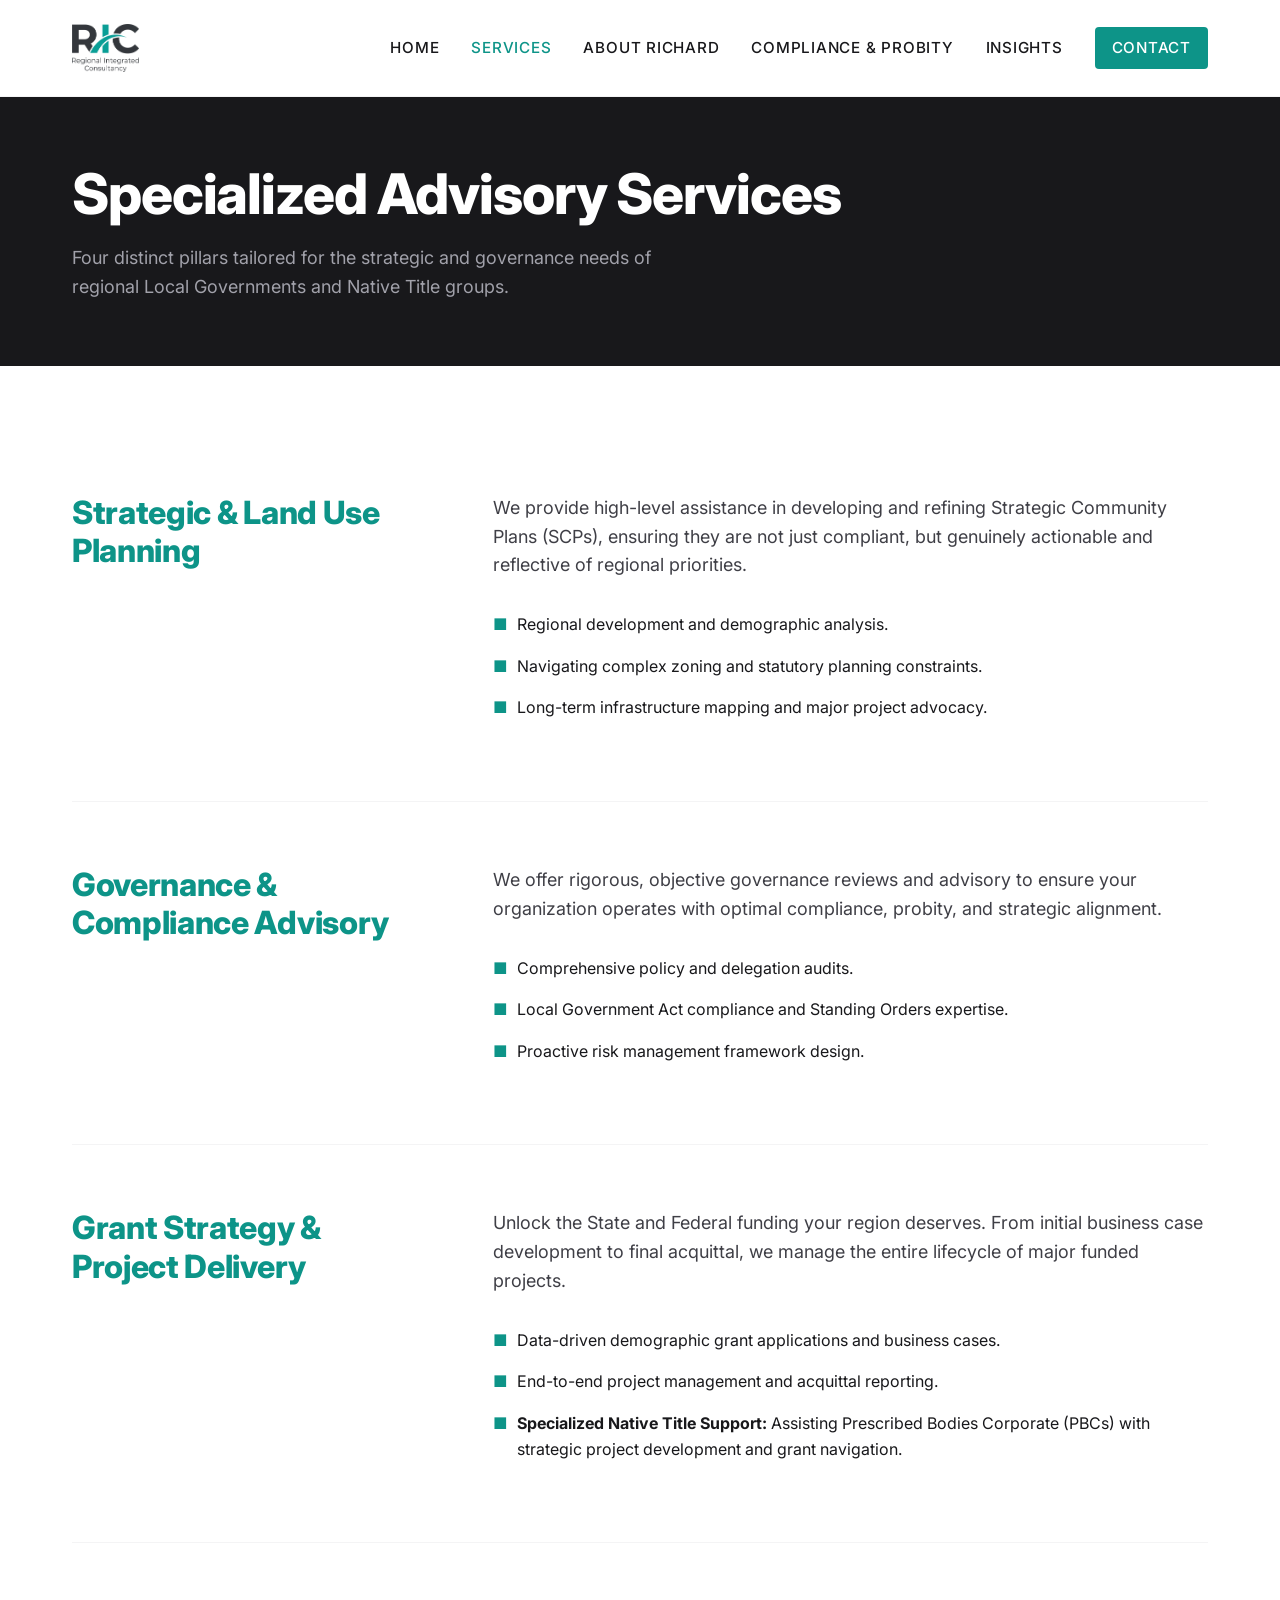
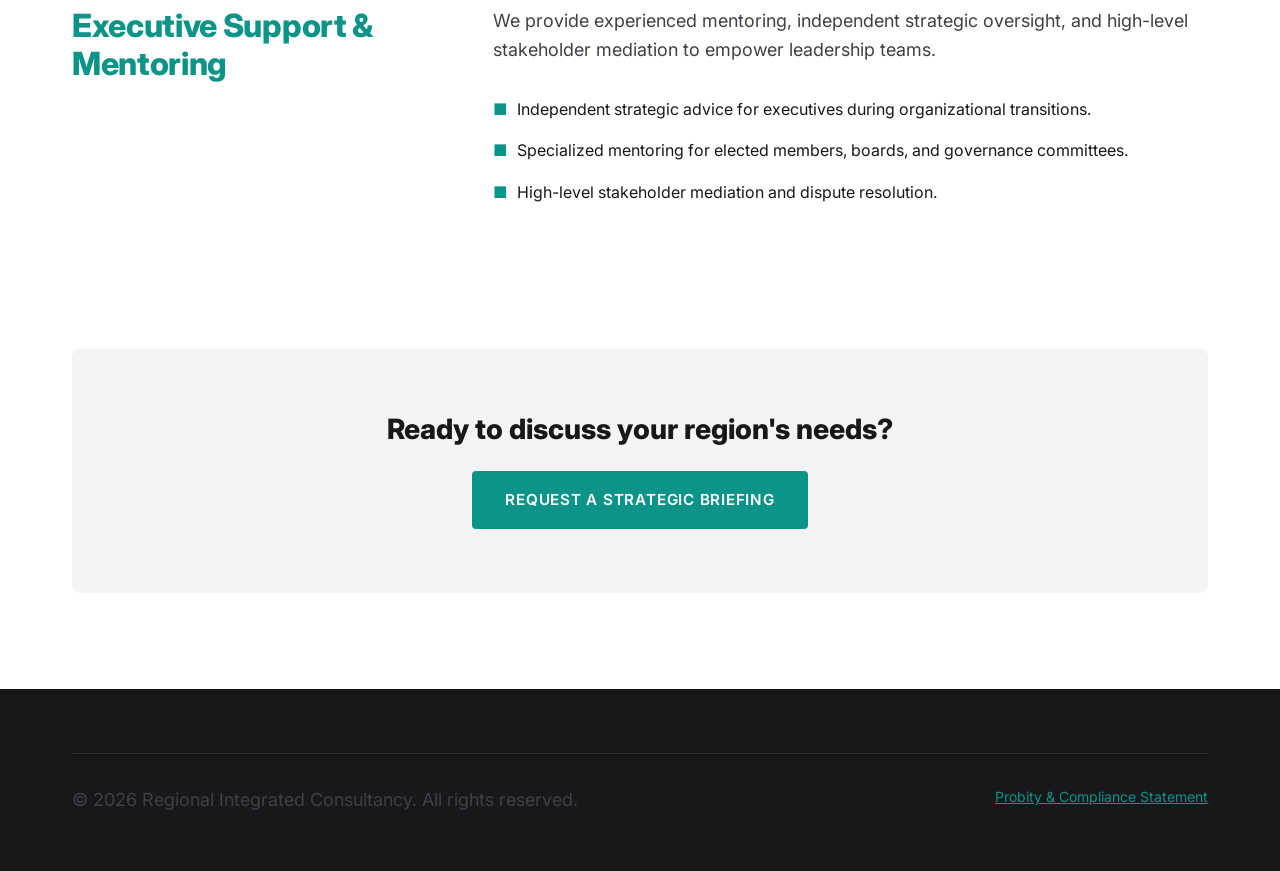
<file: services.html>
<!DOCTYPE html>
<html lang="en">
<head>
    <meta charset="UTF-8">
    <meta name="viewport" content="width=device-width, initial-scale=1.0">
    <title>Our Services | Regional Integrated Consultancy</title>
    <meta name="description" content="Expert high-level advisory services in strategic planning, governance, and organizational support for regional WA Local Governments and Native Title groups.">

    <!-- Open Graph -->
    <meta property="og:title" content="Our Services | Regional Integrated Consultancy">
    <meta property="og:description" content="Expert high-level advisory services in strategic planning, governance, and organizational support for regional WA Local Governments and Native Title groups.">
    <meta property="og:type" content="website">
    <meta property="og:image" content="assets/images/logo_horizontal.png">

    <link rel="preconnect" href="https://fonts.googleapis.com">
    <link rel="preconnect" href="https://fonts.gstatic.com" crossorigin>
    <link href="https://fonts.googleapis.com/css2?family=Inter:wght@300;400;500;600;700;800;900&display=swap" rel="stylesheet">
    <link rel="stylesheet" href="css/style.css">
    <link rel="icon" href="assets/images/favicon.png" type="image/png">
</head>
<body>
    <!-- Header -->
    <header>
        <div class="container nav-container">
            <a href="index.html" class="logo">
                <img src="assets/images/logo_horizontal.png" alt="RIC Logo">
            </a>
            <button class="mobile-menu-btn" aria-label="Toggle Menu" aria-expanded="false">
                <svg viewBox="0 0 24 24"><line x1="3" y1="6" x2="21" y2="6"/><line x1="3" y1="12" x2="21" y2="12"/><line x1="3" y1="18" x2="21" y2="18"/></svg>
            </button>
            <nav class="nav-links">
                <a href="index.html">Home</a>
                <a href="services.html" class="nav-active">Services</a>
                <a href="about.html">About Richard</a>
                <a href="compliance.html">Compliance &amp; Probity</a>
                <a href="insights.html">Insights</a>
                <a href="contact.html" class="btn btn-primary nav-contact-btn">Contact</a>
            </nav>
        </div>
    </header>

    <!-- Page Header -->
    <div class="section-header section-header--dark">
        <div class="container">
            <h1>Specialized Advisory Services</h1>
            <p>Four distinct pillars tailored for the strategic and governance needs of regional Local Governments and Native Title groups.</p>
        </div>
    </div>

    <!-- Main Content -->
    <main class="container page-content">

        <!-- Pillar 1 -->
        <section id="planning" class="service-detail-section">
            <div class="service-content">
                <div>
                    <h2>Strategic &amp; Land Use Planning</h2>
                </div>
                <div>
                    <p>We provide high-level assistance in developing and refining Strategic Community Plans (SCPs), ensuring they are not just compliant, but genuinely actionable and reflective of regional priorities.</p>
                    <ul class="service-list">
                        <li><span class="bullet">■</span> Regional development and demographic analysis.</li>
                        <li><span class="bullet">■</span> Navigating complex zoning and statutory planning constraints.</li>
                        <li><span class="bullet">■</span> Long-term infrastructure mapping and major project advocacy.</li>
                    </ul>
                </div>
            </div>
        </section>

        <!-- Pillar 2 -->
        <section id="governance" class="service-detail-section">
            <div class="service-content">
                <div>
                    <h2>Governance &amp; Compliance Advisory</h2>
                </div>
                <div>
                    <p>We offer rigorous, objective governance reviews and advisory to ensure your organization operates with optimal compliance, probity, and strategic alignment.</p>
                    <ul class="service-list">
                        <li><span class="bullet">■</span> Comprehensive policy and delegation audits.</li>
                        <li><span class="bullet">■</span> Local Government Act compliance and Standing Orders expertise.</li>
                        <li><span class="bullet">■</span> Proactive risk management framework design.</li>
                    </ul>
                </div>
            </div>
        </section>

        <!-- Pillar 3 -->
        <section id="grants" class="service-detail-section">
            <div class="service-content">
                <div>
                    <h2>Grant Strategy &amp; Project Delivery</h2>
                </div>
                <div>
                    <p>Unlock the State and Federal funding your region deserves. From initial business case development to final acquittal, we manage the entire lifecycle of major funded projects.</p>
                    <ul class="service-list">
                        <li><span class="bullet">■</span> Data-driven demographic grant applications and business cases.</li>
                        <li><span class="bullet">■</span> End-to-end project management and acquittal reporting.</li>
                        <li><span class="bullet">■</span> <strong>Specialized Native Title Support:</strong> Assisting Prescribed Bodies Corporate (PBCs) with strategic project development and grant navigation.</li>
                    </ul>
                </div>
            </div>
        </section>

        <!-- Pillar 4 -->
        <section id="executive" class="service-detail-section">
            <div class="service-content">
                <div>
                    <h2>Executive Support &amp; Mentoring</h2>
                </div>
                <div>
                    <p>We provide experienced mentoring, independent strategic oversight, and high-level stakeholder mediation to empower leadership teams.</p>
                    <ul class="service-list">
                        <li><span class="bullet">■</span> Independent strategic advice for executives during organizational transitions.</li>
                        <li><span class="bullet">■</span> Specialized mentoring for elected members, boards, and governance committees.</li>
                        <li><span class="bullet">■</span> High-level stakeholder mediation and dispute resolution.</li>
                    </ul>
                </div>
            </div>
        </section>

        <div class="service-cta-block">
            <h3>Ready to discuss your region's needs?</h3>
            <a href="contact.html" class="btn btn-primary">Request a Strategic Briefing</a>
        </div>
    </main>

    <!-- Footer -->
    <footer>
        <div class="container">
            <div class="footer-bottom">
                <p>&copy; 2026 Regional Integrated Consultancy. All rights reserved.</p>
                <a href="compliance.html" class="probity-link">Probity &amp; Compliance Statement</a>
            </div>
        </div>
    </footer>

    <script src="js/main.js"></script>
</body>
</html>
</file>
<file: css/style.css>
:root {
  --color-white: #ffffff;
  --color-charcoal: #18181b;
  --color-teal: #0d9488;
  --color-teal-hover: #0f766e;
  --color-soft-grey: #f4f4f5;
  --color-mid-grey: #a1a1aa;
  --color-text: #3f3f46;
  --color-teal-bg: rgba(13, 148, 136, 0.05);
  --color-teal-ring: rgba(13, 148, 136, 0.1);

  --font-primary: 'Inter', system-ui, -apple-system, sans-serif;
  --container-width: 1200px;
  --transition-speed: 0.3s;
}

/* ======================
   RESET & BASE
   ====================== */

*, *::before, *::after {
  box-sizing: border-box;
  margin: 0;
  padding: 0;
}

body {
  font-family: var(--font-primary);
  color: var(--color-charcoal);
  background-color: var(--color-white);
  line-height: 1.6;
  -webkit-font-smoothing: antialiased;
}

a {
  color: var(--color-charcoal);
  text-decoration: none;
  transition: color var(--transition-speed);
}

a:hover {
  color: var(--color-teal);
}

img {
  max-width: 100%;
  display: block;
}

/* ======================
   LAYOUT
   ====================== */

.container {
  max-width: var(--container-width);
  margin: 0 auto;
  padding: 0 2rem;
}

section {
  padding: 5rem 0;
}

/* ======================
   TYPOGRAPHY
   ====================== */

h1, h2, h3, h4 {
  line-height: 1.2;
  margin-bottom: 1rem;
  font-weight: 800;
}

h1 { font-size: 3.5rem; letter-spacing: -0.02em; }
h2 { font-size: 2.5rem; letter-spacing: -0.01em; }
h3 { font-size: 1.75rem; }

p {
  margin-bottom: 1.5rem;
  font-size: 1.125rem;
  color: var(--color-text);
}

/* ======================
   HEADER & NAVIGATION
   ====================== */

header {
  border-bottom: 1px solid var(--color-soft-grey);
  padding: 1.5rem 0;
  position: sticky;
  top: 0;
  background-color: rgba(255, 255, 255, 0.95);
  -webkit-backdrop-filter: blur(10px);
  backdrop-filter: blur(10px);
  z-index: 100;
}

.nav-container {
  display: flex;
  justify-content: space-between;
  align-items: center;
}

.logo img {
  height: 48px;
  width: auto;
}

.nav-links {
  display: flex;
  gap: 2rem;
  align-items: center;
  list-style: none;
}

.nav-links a {
  font-weight: 500;
  font-size: 0.95rem;
  text-transform: uppercase;
  letter-spacing: 0.05em;
}

.nav-active {
  color: var(--color-teal) !important;
}

.nav-contact-btn {
  padding: 0.5rem 1rem !important;
}

.mobile-menu-btn {
  display: none;
  background: none;
  border: none;
  cursor: pointer;
  color: var(--color-charcoal);
  padding: 0.5rem;
  line-height: 1;
}

.mobile-menu-btn svg {
  width: 24px;
  height: 24px;
  stroke: currentColor;
  fill: none;
  stroke-width: 2;
  stroke-linecap: round;
  stroke-linejoin: round;
}

/* ======================
   BUTTONS
   ====================== */

.btn {
  display: inline-block;
  padding: 1rem 2rem;
  font-weight: 600;
  border-radius: 4px;
  text-transform: uppercase;
  letter-spacing: 0.05em;
  font-size: 0.95rem;
  transition: all var(--transition-speed);
  cursor: pointer;
  border: 1px solid transparent;
}

.btn-primary {
  background-color: var(--color-teal);
  color: var(--color-white);
}

.btn-primary:hover {
  background-color: var(--color-teal-hover);
  color: var(--color-white);
  transform: translateY(-2px);
  box-shadow: 0 4px 12px rgba(13, 148, 136, 0.2);
}

.btn-secondary {
  background-color: transparent;
  color: var(--color-charcoal);
  border-color: var(--color-charcoal);
}

.btn-secondary:hover {
  background-color: var(--color-charcoal);
  color: var(--color-white);
}

.btn-block {
  display: block;
  text-align: center;
  width: 100%;
  border: none;
  padding: 1.25rem;
}

/* ======================
   HERO SECTION
   ====================== */

.hero {
  padding: 8rem 0 6rem;
  background-color: var(--color-soft-grey);
}

.hero-content {
  max-width: 800px;
}

.hero p {
  font-size: 1.25rem;
  max-width: 650px;
  margin-bottom: 2.5rem;
}

.hero-buttons {
  display: flex;
  gap: 1rem;
  flex-wrap: wrap;
}

/* ======================
   SECTION HEADERS (Page banners)
   ====================== */

.section-header {
  padding: 4rem 0;
}

.section-header--dark {
  background-color: var(--color-charcoal);
  color: var(--color-white);
}

.section-header--dark h1 {
  color: var(--color-white);
  margin-bottom: 0;
}

.section-header--dark p {
  color: var(--color-mid-grey);
  max-width: 600px;
  margin-top: 1rem;
  margin-bottom: 0;
}

.section-header--light {
  background-color: var(--color-soft-grey);
}

.section-header--light h1 {
  margin-bottom: 0;
}

.section-header--light p {
  color: var(--color-charcoal);
  max-width: 700px;
  margin-top: 1rem;
  margin-bottom: 0;
  font-size: 1.25rem;
}

/* ======================
   DUAL PERSPECTIVE / WHY US
   ====================== */

.split-section {
  display: grid;
  grid-template-columns: 1fr 1fr;
  gap: 4rem;
  align-items: center;
}

.split-section--top {
  align-items: start;
}

.split-section img {
  border-radius: 8px;
}

.dual-perspective-label {
  color: var(--color-teal);
  font-size: 1rem;
  text-transform: uppercase;
  letter-spacing: 0.1em;
  margin-bottom: 0.5rem;
}

.dual-perspective-heading {
  font-size: 2.5rem;
  margin-bottom: 1.5rem;
}

.meet-link {
  font-weight: 600;
  color: var(--color-teal);
  border-bottom: 2px solid var(--color-teal);
  padding-bottom: 2px;
  display: inline-block;
  margin-top: 1rem;
}

.meet-link:hover {
  color: var(--color-teal-hover);
  border-bottom-color: var(--color-teal-hover);
}

.image-placeholder {
  width: 100%;
  background-color: var(--color-soft-grey);
  border-radius: 8px;
  display: flex;
  align-items: center;
  justify-content: center;
  color: var(--color-mid-grey);
  overflow: hidden;
}

.image-placeholder--landscape {
  aspect-ratio: 4/5;
}

.image-placeholder--portrait {
  aspect-ratio: 1/1.2;
}

.image-placeholder img {
  width: 100%;
  height: 100%;
  object-fit: cover;
}

/* ======================
   SERVICE PILLARS (Homepage grid)
   ====================== */

.services-section {
  background-color: #FAFAFA;
}

.services-header {
  text-align: center;
  max-width: 600px;
  margin: 0 auto 3rem;
}

.services-cta {
  text-align: center;
  margin-top: 3rem;
}

.pillars-grid {
  display: grid;
  grid-template-columns: repeat(auto-fit, minmax(300px, 1fr));
  gap: 2rem;
  margin-top: 3rem;
}

.pillar-card {
  padding: 2.5rem;
  background: var(--color-white);
  border: 1px solid var(--color-soft-grey);
  border-radius: 8px;
  transition: box-shadow var(--transition-speed);
  color: var(--color-charcoal);
  text-decoration: none;
}

.pillar-card:hover {
  box-shadow: 0 10px 30px rgba(0, 0, 0, 0.05);
  border-color: var(--color-teal);
  color: var(--color-charcoal);
}

.pillar-card h3 {
  color: var(--color-teal);
  margin-bottom: 1rem;
}

.pillar-card p {
  color: var(--color-text);
}

.pillar-card-link {
  font-weight: 600;
  font-size: 0.9rem;
}

/* ======================
   SERVICE DETAIL (Services page)
   ====================== */

.service-detail-section {
  padding: 4rem 0;
  border-bottom: 1px solid var(--color-soft-grey);
}

.service-detail-section:last-of-type {
  border-bottom: none;
}

.service-content {
  display: grid;
  grid-template-columns: 1fr 2fr;
  gap: 4rem;
}

.service-content h2 {
  color: var(--color-teal);
  font-size: 2rem;
}

.service-list {
  list-style-type: none;
  margin-top: 2rem;
}

.service-list li {
  margin-bottom: 1rem;
  padding-left: 1.5rem;
  position: relative;
}

.service-list .bullet {
  color: var(--color-teal);
  position: absolute;
  left: 0;
}

.service-cta-block {
  text-align: center;
  margin-top: 4rem;
  padding: 4rem;
  background-color: var(--color-soft-grey);
  border-radius: 8px;
}

.service-cta-block h3 {
  margin-bottom: 1.5rem;
}

/* ======================
   PAGE CONTENT (About, Compliance, etc.)
   ====================== */

.page-content {
  padding: 4rem 2rem 6rem;
}

.page-content--about {
  padding: 6rem 2rem;
}

.page-content--narrow {
  max-width: 800px;
  margin: 0 auto;
}

/* About page */
.about-label {
  color: var(--color-teal);
  font-size: 1.25rem;
  text-transform: uppercase;
  letter-spacing: 0.1em;
  margin-bottom: 1rem;
}

.about-name {
  font-size: 3rem;
  margin-bottom: 2rem;
}

.about-body {
  font-size: 1.125rem;
  color: var(--color-text);
  line-height: 1.8;
}

.expertise-heading {
  font-size: 1.5rem;
  margin-bottom: 1.5rem;
}

.expertise-tags {
  display: flex;
  flex-wrap: wrap;
  gap: 0.75rem;
  margin-top: 3rem;
}

.tag {
  background-color: var(--color-soft-grey);
  padding: 0.5rem 1rem;
  border-radius: 4px;
  font-weight: 500;
  font-size: 0.9rem;
}

.sidebar-sticky {
  position: sticky;
  top: 120px;
}

.contact-card {
  background-color: var(--color-charcoal);
  color: var(--color-white);
  padding: 2.5rem;
  border-radius: 8px;
  margin-top: 2rem;
}

.contact-card h3 {
  color: var(--color-teal);
  margin-bottom: 1rem;
}

.contact-card p {
  margin-bottom: 0.5rem;
}

.contact-card .btn {
  display: block;
  text-align: center;
  width: 100%;
}

/* Compliance page */
.callout-box {
  margin-bottom: 3rem;
  padding: 2rem;
  border-left: 4px solid var(--color-teal);
  background-color: var(--color-teal-bg);
}

.callout-box h2 {
  font-size: 1.5rem;
  color: var(--color-teal);
  margin-bottom: 1rem;
}

.callout-box p {
  margin-bottom: 0;
}

.assurance-heading {
  font-size: 1.5rem;
  margin-bottom: 1.5rem;
}

.assurance-block {
  margin-bottom: 2rem;
}

.assurance-block h4 {
  font-size: 1.1rem;
  color: var(--color-charcoal);
  margin-bottom: 0.5rem;
}

.divider {
  border: none;
  border-top: 1px solid var(--color-soft-grey);
  margin: 3rem 0;
}

.closing-note {
  text-align: center;
  color: var(--color-mid-grey);
  font-size: 0.95rem;
}

/* ======================
   INSIGHTS / ARTICLE CARDS
   ====================== */

.article-grid {
  display: grid;
  grid-template-columns: repeat(auto-fill, minmax(350px, 1fr));
  gap: 2.5rem;
}

.article-card {
  border: 1px solid var(--color-soft-grey);
  border-radius: 8px;
  overflow: hidden;
  display: flex;
  flex-direction: column;
}

.article-card__image {
  height: 200px;
  background-color: var(--color-soft-grey);
  display: flex;
  align-items: center;
  justify-content: center;
  color: var(--color-mid-grey);
  overflow: hidden;
}

.article-card__image img {
  width: 100%;
  height: 100%;
  object-fit: cover;
}

.article-card__body {
  padding: 2rem;
  flex-grow: 1;
  display: flex;
  flex-direction: column;
}

.article-card__category {
  font-size: 0.85rem;
  color: var(--color-teal);
  font-weight: 600;
  text-transform: uppercase;
  letter-spacing: 0.05em;
  margin-bottom: 0.5rem;
}

.article-card__title {
  font-size: 1.5rem;
  margin-bottom: 1rem;
  line-height: 1.3;
}

.article-card__title a {
  color: inherit;
}

.article-card__title a:hover {
  color: var(--color-teal);
}

.article-card__excerpt {
  font-size: 1rem;
  margin-bottom: 1.5rem;
  flex-grow: 1;
}

.article-card__link {
  font-weight: 600;
  color: var(--color-teal);
  margin-top: auto;
}

/* ======================
   CONTACT PAGE
   ====================== */

.contact-grid {
  display: grid;
  grid-template-columns: 1fr 1fr;
  gap: 4rem;
}

.contact-form {
  background: var(--color-white);
  padding: 2.5rem;
  border: 1px solid var(--color-soft-grey);
  border-radius: 8px;
  box-shadow: 0 4px 20px rgba(0, 0, 0, 0.02);
}

.form-group {
  margin-bottom: 1.5rem;
}

.form-group label {
  display: block;
  margin-bottom: 0.5rem;
  font-weight: 600;
  color: var(--color-charcoal);
}

.form-control {
  width: 100%;
  padding: 0.75rem 1rem;
  border: 1px solid var(--color-mid-grey);
  border-radius: 4px;
  font-family: inherit;
  font-size: 1rem;
  transition: border-color var(--transition-speed);
}

.form-control:focus {
  outline: none;
  border-color: var(--color-teal);
  box-shadow: 0 0 0 3px var(--color-teal-ring);
}

textarea.form-control {
  resize: vertical;
  min-height: 120px;
}

.form-disclaimer {
  text-align: center;
  margin-top: 1.5rem;
  font-size: 0.85rem;
  color: var(--color-mid-grey);
}

.contact-heading {
  margin-bottom: 2rem;
}

.contact-info-item {
  margin-bottom: 2rem;
  display: flex;
  align-items: flex-start;
}

.contact-icon {
  width: 48px;
  min-width: 48px;
  aspect-ratio: 1/1;
  border-radius: 50%;
  background-color: var(--color-teal-ring);
  display: flex;
  align-items: center;
  justify-content: center;
  margin-right: 1.5rem;
  color: var(--color-teal);
  font-weight: bold;
}

.contact-info-item h4 {
  margin-bottom: 0.25rem;
}

.contact-info-item a {
  color: var(--color-teal);
  font-weight: 500;
}

.contact-info-item .detail {
  font-size: 0.9rem;
  margin-top: 0.5rem;
  color: var(--color-mid-grey);
}

.confidentiality-box {
  background-color: var(--color-charcoal);
  color: var(--color-white);
  padding: 2rem;
  border-radius: 8px;
  margin-top: 3rem;
}

.confidentiality-box h4 {
  color: var(--color-teal);
  margin-bottom: 1rem;
}

.confidentiality-box p {
  font-size: 0.95rem;
  line-height: 1.6;
  margin-bottom: 0;
  opacity: 0.9;
}

/* ======================
   FOOTER
   ====================== */

footer {
  background-color: var(--color-charcoal);
  color: var(--color-white);
  padding: 4rem 0 2rem;
}

footer a {
  color: var(--color-mid-grey);
}

footer a:hover {
  color: var(--color-white);
}

.footer-grid {
  display: grid;
  grid-template-columns: 2fr 1fr 1fr;
  gap: 3rem;
  margin-bottom: 3rem;
}

.footer-logo {
  height: 32px;
  filter: brightness(0) invert(1);
  margin-bottom: 1.5rem;
  opacity: 0.8;
}

.footer-heading {
  color: var(--color-white);
  font-size: 1.1rem;
  margin-bottom: 1.5rem;
}

.footer-nav ul {
  list-style: none;
}

.footer-nav li {
  margin-bottom: 0.75rem;
}

.footer-bottom {
  padding-top: 2rem;
  border-top: 1px solid rgba(255, 255, 255, 0.1);
  font-size: 0.875rem;
  color: var(--color-mid-grey);
  display: flex;
  justify-content: space-between;
}

.disclaimer {
  max-width: 600px;
  font-size: 0.85rem;
  opacity: 0.8;
}

.disclaimer p {
  color: var(--color-mid-grey);
  font-size: 0.95rem;
}

.probity-link {
  color: var(--color-teal);
  text-decoration: underline;
}

.footer-location {
  color: var(--color-mid-grey);
}

/* ======================
   RESPONSIVE
   ====================== */

@media (max-width: 768px) {
  h1 { font-size: 2.5rem; }
  h2 { font-size: 2rem; }

  .split-section {
    grid-template-columns: 1fr;
    gap: 2rem;
  }

  .nav-links {
    display: none;
    position: absolute;
    top: 100%;
    left: 0;
    right: 0;
    background: var(--color-white);
    flex-direction: column;
    padding: 2rem;
    box-shadow: 0 10px 20px rgba(0, 0, 0, 0.05);
  }

  .nav-links.active {
    display: flex;
  }

  .mobile-menu-btn {
    display: block;
  }

  .footer-grid {
    grid-template-columns: 1fr;
  }

  .contact-grid {
    grid-template-columns: 1fr;
  }

  .service-content {
    grid-template-columns: 1fr;
    gap: 2rem;
  }

  .article-grid {
    grid-template-columns: 1fr;
  }

  .about-name {
    font-size: 2.25rem;
  }
}
</file>
